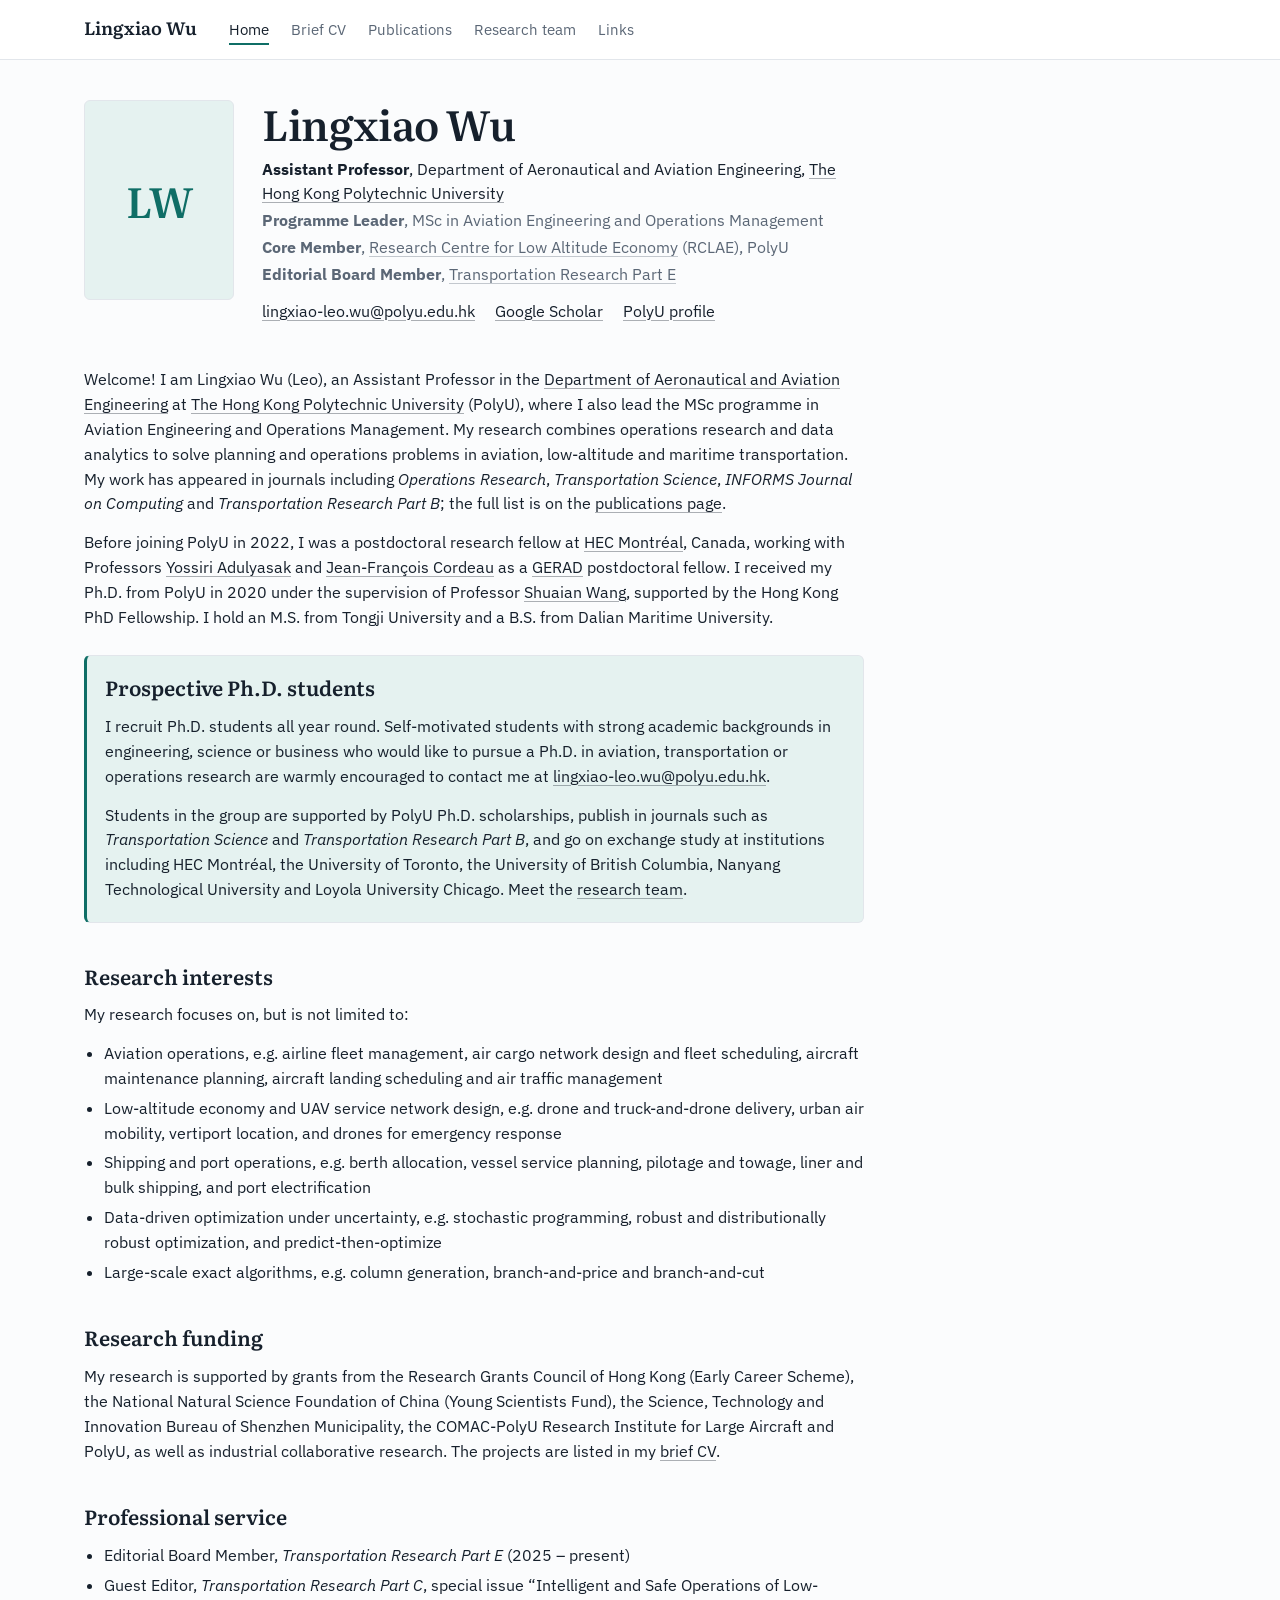
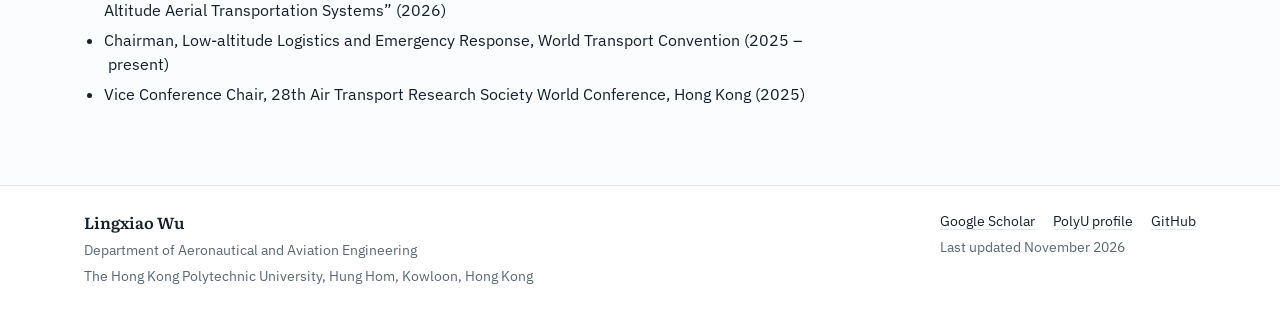
<file: index.html>
<!doctype html>
<html lang="en">
<head>
<meta charset="utf-8">
<meta name="viewport" content="width=device-width, initial-scale=1">
<title>Lingxiao Wu</title>
<meta name="description" content="Lingxiao Wu (Leo), Assistant Professor in the Department of Aeronautical and Aviation Engineering at The Hong Kong Polytechnic University. Operations research and data analytics for aviation, low-altitude and maritime transportation.">
<link rel="preconnect" href="https://fonts.googleapis.com">
<link rel="preconnect" href="https://fonts.gstatic.com" crossorigin>
<link href="https://fonts.googleapis.com/css2?family=IBM+Plex+Sans:wght@400;500;600&family=Literata:opsz,wght@7..72,400;7..72,600&display=swap" rel="stylesheet" media="print" onload="this.media='all'">
<link rel="stylesheet" href="site.css">
</head>
<body>
<header class="topbar"><div class="topbar-inner"><a class="brand" href="index.html">Lingxiao Wu</a><nav class="nav" aria-label="Site"><a href="index.html" aria-current="page">Home</a><a href="cv.html">Brief CV</a><a href="publications.html">Publications</a><a href="team.html">Research team</a><a href="links.html">Links</a></nav></div></header>
<main class="wrap"><div class="page">

<div class="profile">
  <div class="portrait">
    <!-- To use your own photo, save it next to this file as photo.jpg and change src to "photo.jpg". -->
    <img src="https://www.polyu.edu.hk/aae/-/media/department/aae/people/dr-wu-lingxiao.jpg?bc=ffffff&amp;h=860&amp;w=560&amp;rev=11ef1c5936a846f189077a7ec5056f21&amp;hash=7C1957C38382F2E9B01479282F337254" alt="Portrait of Lingxiao Wu" width="150" height="200"
         onerror="this.parentNode.classList.add('no-photo'); this.remove();">
    <span class="mono" aria-hidden="true">LW</span>
  </div>
  <div>
    <h1>Lingxiao Wu</h1>
    <ul class="roles">
      <li><strong>Assistant Professor</strong>, Department of Aeronautical and Aviation Engineering, <a href="https://www.polyu.edu.hk/aae/people/academic-staff/dr-wu-lingxiao/">The Hong Kong Polytechnic University</a></li>
      <li><strong>Programme Leader</strong>, MSc in Aviation Engineering and Operations Management</li>
      <li><strong>Core Member</strong>, <a href="https://www.polyu.edu.hk/rclae/people/director-and-core-members/prof-lingxiao-wu/">Research Centre for Low Altitude Economy</a> (RCLAE), PolyU</li>
      <li><strong>Editorial Board Member</strong>, <a href="https://www.sciencedirect.com/journal/transportation-research-part-e-logistics-and-transportation-review/about/editorial-board">Transportation Research Part E</a></li>
    </ul>
    <p class="contact">
      <a class="js-email" data-u="lingxiao-leo.wu" data-d="polyu.edu.hk" href="index.html">lingxiao-leo.wu [at] polyu.edu.hk</a>
      <a href="https://scholar.google.com/citations?user=T58g-2MAAAAJ&amp;hl=en">Google Scholar</a>
      <a href="https://www.polyu.edu.hk/aae/people/academic-staff/dr-wu-lingxiao/">PolyU profile</a>
    </p>
  </div>
</div>

<p>Welcome! I am Lingxiao Wu (Leo), an Assistant Professor in the <a href="https://www.polyu.edu.hk/aae/">Department of Aeronautical and Aviation Engineering</a> at <a href="https://www.polyu.edu.hk/">The Hong Kong Polytechnic University</a> (PolyU), where I also lead the MSc programme in Aviation Engineering and Operations Management. My research combines operations research and data analytics to solve planning and operations problems in aviation, low-altitude and maritime transportation. My work has appeared in journals including <em>Operations Research</em>, <em>Transportation Science</em>, <em>INFORMS Journal on Computing</em> and <em>Transportation Research Part B</em>; the full list is on the <a href="publications.html">publications page</a>.</p>

<p>Before joining PolyU in 2022, I was a postdoctoral research fellow at <a href="https://www.hec.ca/en/">HEC Montréal</a>, Canada, working with Professors <a href="https://y-adulyasak.github.io/">Yossiri Adulyasak</a> and <a href="https://www.hec.ca/en/profs/jean-francois.cordeau.html">Jean-François Cordeau</a> as a <a href="https://www.gerad.ca/en/">GERAD</a> postdoctoral fellow. I received my Ph.D. from PolyU in 2020 under the supervision of Professor <a href="https://www.polyu.edu.hk/lms/people/academic-staff/hans-wang/">Shuaian Wang</a>, supported by the Hong Kong PhD Fellowship. I hold an M.S. from Tongji University and a B.S. from Dalian Maritime University.</p>

<div class="callout">
<h2>Prospective Ph.D. students</h2>
<p>I recruit Ph.D. students all year round. Self-motivated students with strong academic backgrounds in engineering, science or business who would like to pursue a Ph.D. in aviation, transportation or operations research are warmly encouraged to contact me at <a class="js-email" data-u="lingxiao-leo.wu" data-d="polyu.edu.hk" href="index.html">lingxiao-leo.wu [at] polyu.edu.hk</a>.</p>
<p>Students in the group are supported by PolyU Ph.D. scholarships, publish in journals such as <em>Transportation Science</em> and <em>Transportation Research Part B</em>, and go on exchange study at institutions including HEC Montréal, the University of Toronto, the University of British Columbia, Nanyang Technological University and Loyola University Chicago. Meet the <a href="team.html">research team</a>.</p>
</div>

<h2>Research interests</h2>
<p>My research focuses on, but is not limited to:</p>
<ul>
  <li>Aviation operations, e.g. airline fleet management, air cargo network design and fleet scheduling, aircraft maintenance planning, aircraft landing scheduling and air traffic management</li>
  <li>Low-altitude economy and UAV service network design, e.g. drone and truck-and-drone delivery, urban air mobility, vertiport location, and drones for emergency response</li>
  <li>Shipping and port operations, e.g. berth allocation, vessel service planning, pilotage and towage, liner and bulk shipping, and port electrification</li>
  <li>Data-driven optimization under uncertainty, e.g. stochastic programming, robust and distributionally robust optimization, and predict-then-optimize</li>
  <li>Large-scale exact algorithms, e.g. column generation, branch-and-price and branch-and-cut</li>
</ul>

<h2>Research funding</h2>
<p>My research is supported by grants from the Research Grants Council of Hong Kong (Early Career Scheme), the National Natural Science Foundation of China (Young Scientists Fund), the Science, Technology and Innovation Bureau of Shenzhen Municipality, the COMAC-PolyU Research Institute for Large Aircraft and PolyU, as well as industrial collaborative research. The projects are listed in my <a href="cv.html">brief CV</a>.</p>

<h2>Professional service</h2>
<ul>
  <li>Editorial Board Member, <em>Transportation Research Part E</em> (2025&nbsp;–&nbsp;present)</li>
  <li>Guest Editor, <em>Transportation Research Part C</em>, special issue “Intelligent and Safe Operations of Low-Altitude Aerial Transportation Systems” (2026)</li>
  <li>Chairman, Low-altitude Logistics and Emergency Response, World Transport Convention (2025&nbsp;–&nbsp;present)</li>
  <li>Vice Conference Chair, 28th Air Transport Research Society World Conference, Hong Kong (2025)</li>
</ul>

</div></main>

<footer class="site-foot"><div class="site-foot-inner">
  <div>
    <p class="foot-name">Lingxiao Wu</p>
    <p>Department of Aeronautical and Aviation Engineering</p>
    <p>The Hong Kong Polytechnic University, Hung Hom, Kowloon, Hong Kong</p>
  </div>
  <div>
    <p class="foot-links"><a href="https://scholar.google.com/citations?user=T58g-2MAAAAJ&amp;hl=en">Google Scholar</a><a href="https://www.polyu.edu.hk/aae/people/academic-staff/dr-wu-lingxiao/">PolyU profile</a><a href="https://github.com/LingxiaoWu2021">GitHub</a></p>
    <p>Last updated November 2026<span id="visitor-count" hidden> · Visitors: <span id="gc-visits"></span></span></p>
  </div>
</div></footer>

<script src="site.js"></script>
<script>
/* Visitor count (GoatCounter). Stays hidden if the count cannot be loaded. */
fetch("https://leong.goatcounter.com/TOTAL.json")
  .then(function (res) { return res.json(); })
  .then(function (data) {
    if (!data || data.count == null) return;
    document.getElementById("gc-visits").textContent = data.count;
    document.getElementById("visitor-count").hidden = false;
  })
  .catch(function () {});
</script>
</body>
</html>
</file>
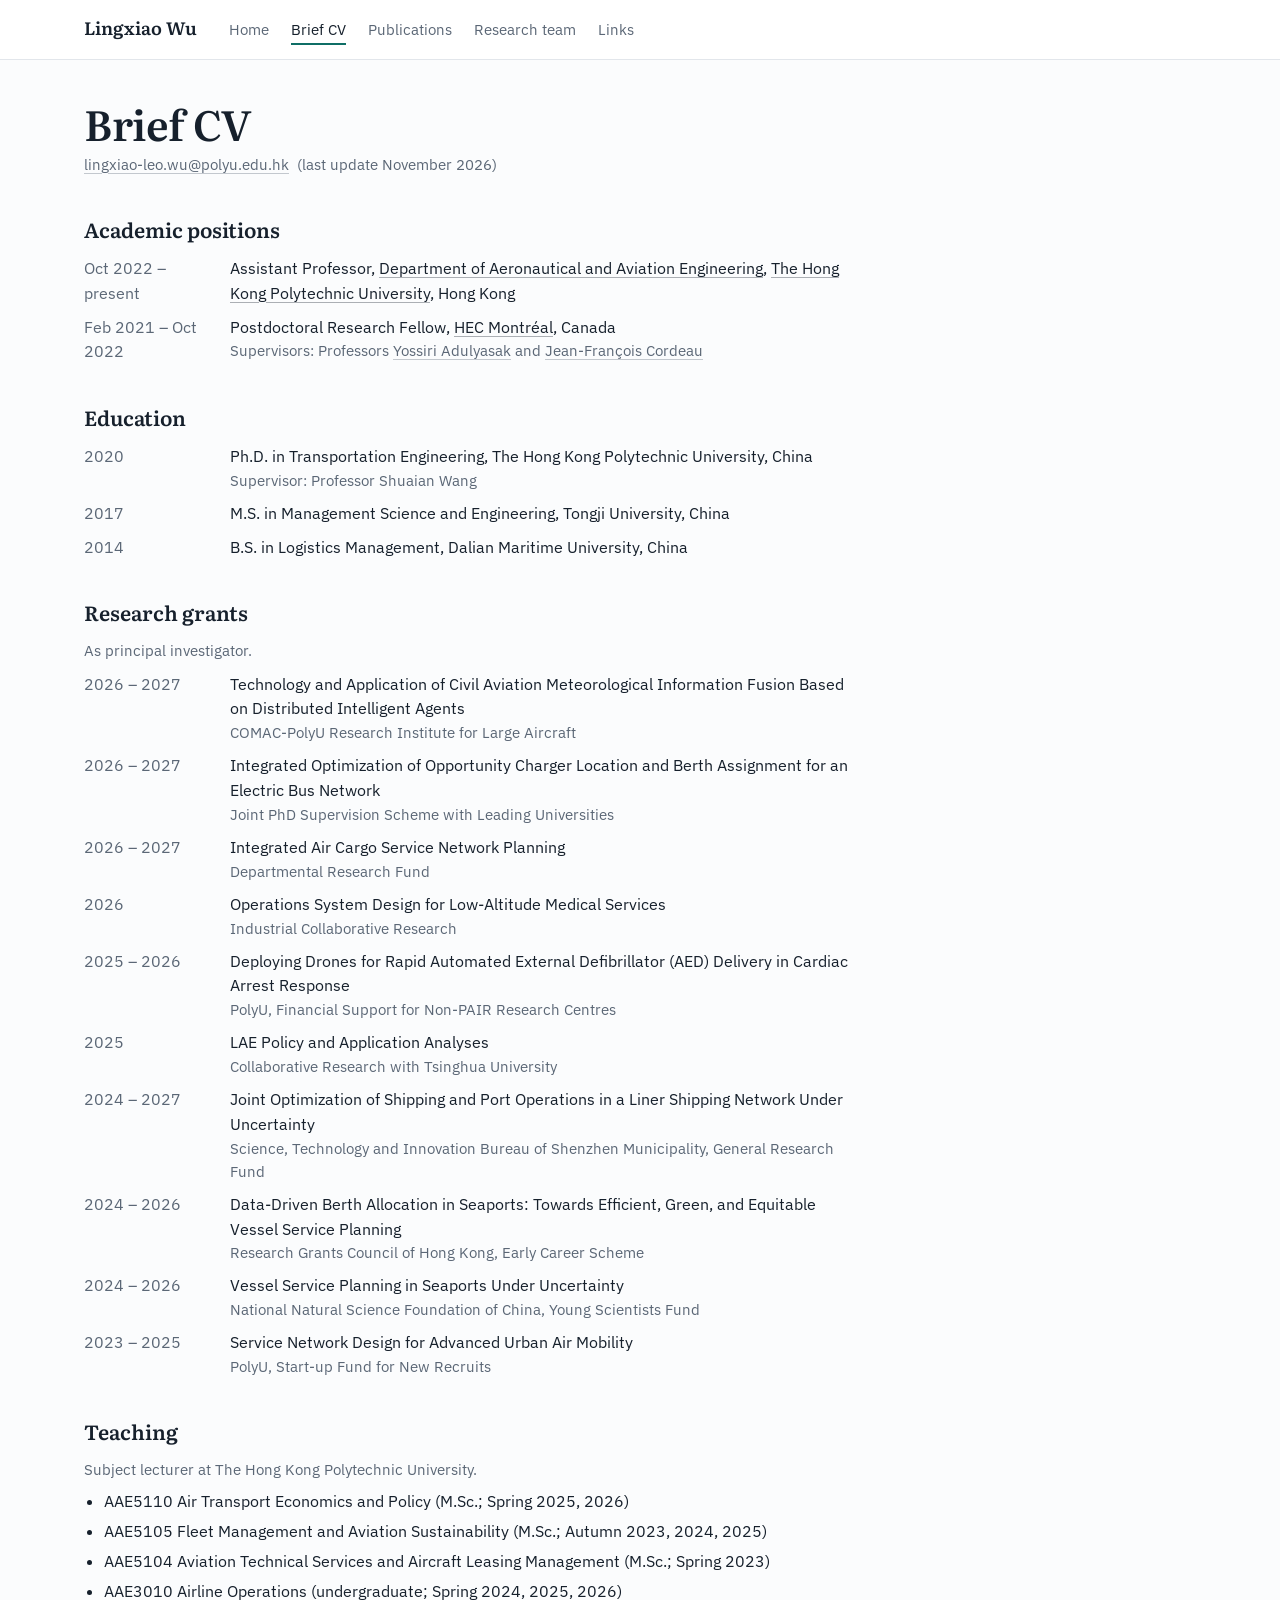
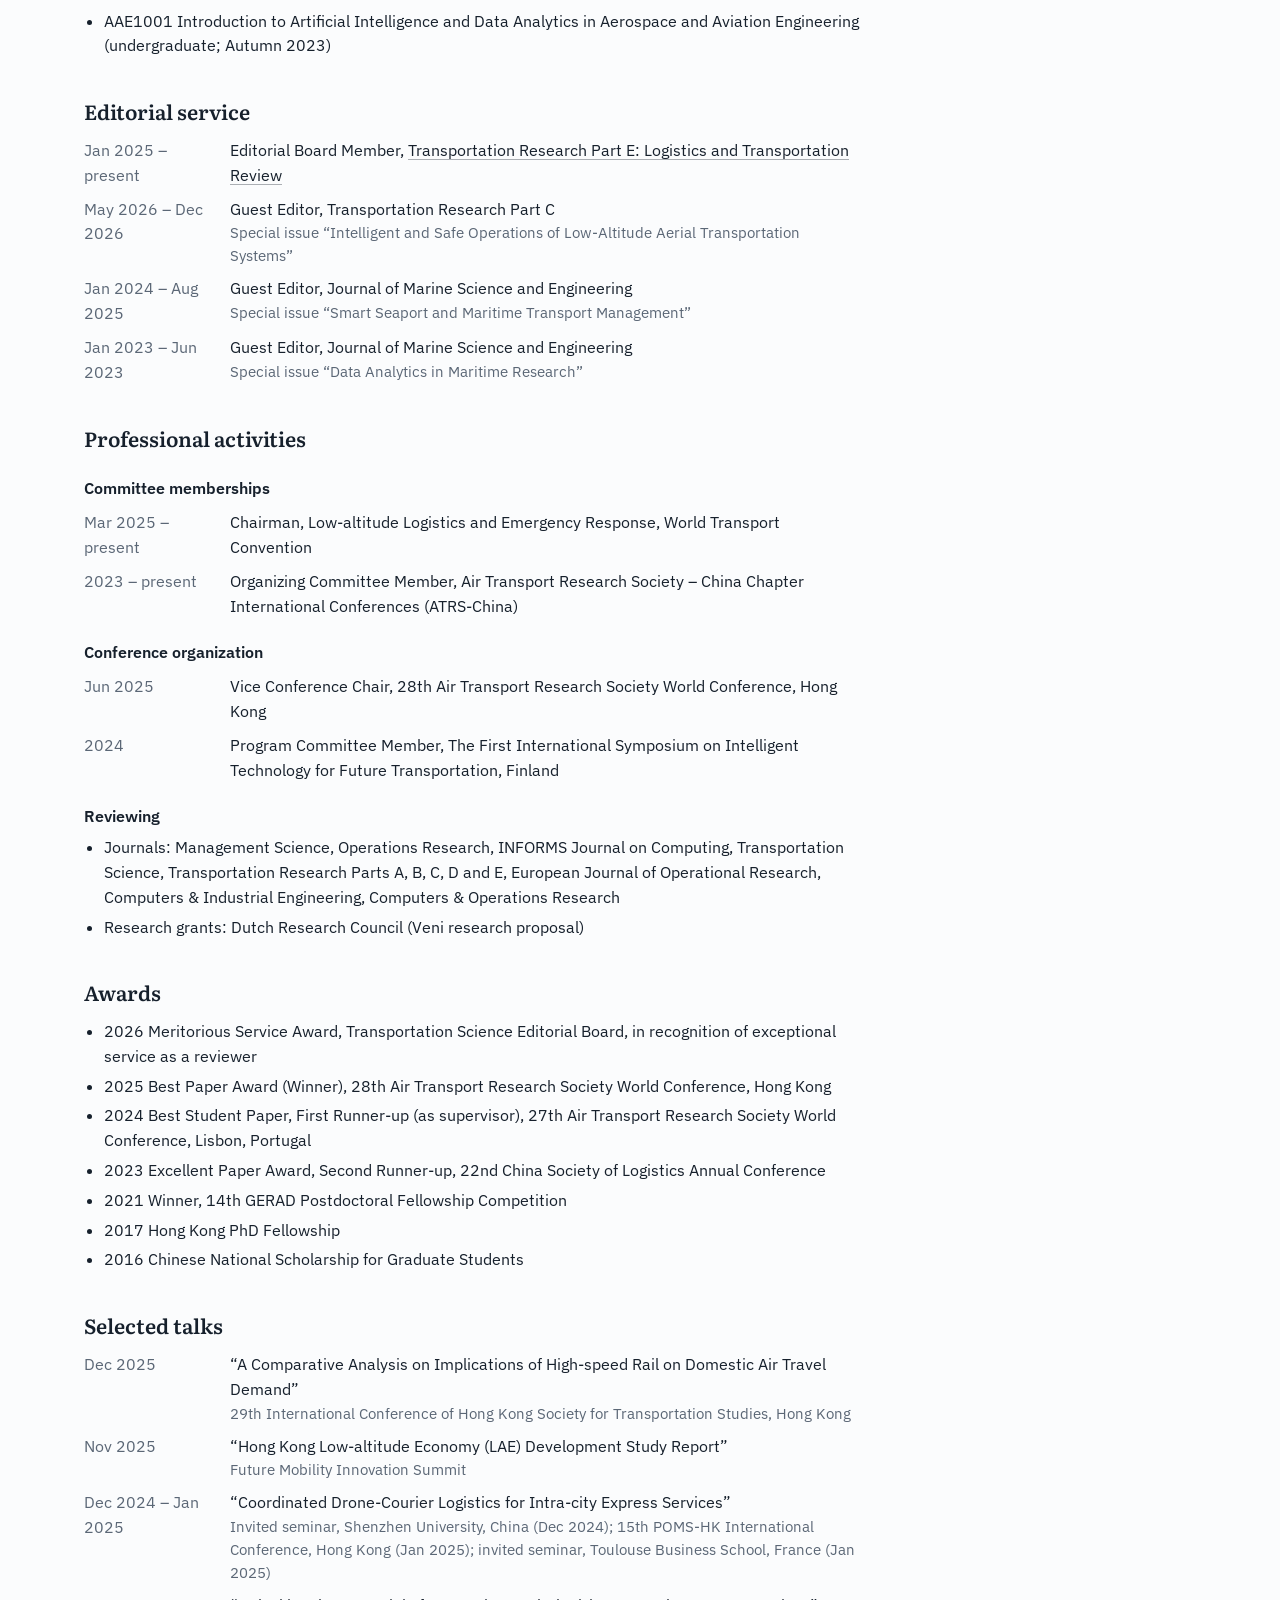
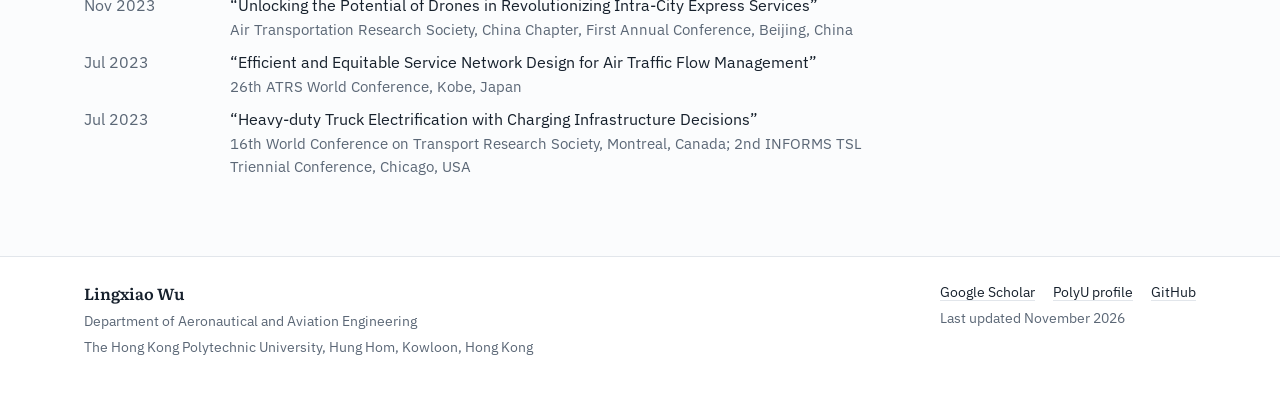
<file: cv.html>
<!doctype html>
<html lang="en">
<head>
<meta charset="utf-8">
<meta name="viewport" content="width=device-width, initial-scale=1">
<title>Brief CV | Lingxiao Wu</title>
<meta name="description" content="Brief CV of Lingxiao Wu, Assistant Professor in the Department of Aeronautical and Aviation Engineering at The Hong Kong Polytechnic University.">
<link rel="preconnect" href="https://fonts.googleapis.com">
<link rel="preconnect" href="https://fonts.gstatic.com" crossorigin>
<link href="https://fonts.googleapis.com/css2?family=IBM+Plex+Sans:wght@400;500;600&family=Literata:opsz,wght@7..72,400;7..72,600&display=swap" rel="stylesheet" media="print" onload="this.media='all'">
<link rel="stylesheet" href="site.css">
</head>
<body>
<header class="topbar"><div class="topbar-inner"><a class="brand" href="index.html">Lingxiao Wu</a><nav class="nav" aria-label="Site"><a href="index.html">Home</a><a href="cv.html" aria-current="page">Brief CV</a><a href="publications.html">Publications</a><a href="team.html">Research team</a><a href="links.html">Links</a></nav></div></header>
<main class="wrap"><div class="page">

<h1>Brief CV</h1>
<p class="meta"><a class="js-email" data-u="lingxiao-leo.wu" data-d="polyu.edu.hk" href="index.html">lingxiao-leo.wu [at] polyu.edu.hk</a> &nbsp;(last update November 2026)</p>

<h2>Academic positions</h2>
<ul class="dated">
  <li><span class="when">Oct 2022 – present</span><span>Assistant Professor, <a href="https://www.polyu.edu.hk/aae/">Department of Aeronautical and Aviation Engineering</a>, <a href="https://www.polyu.edu.hk/">The Hong Kong Polytechnic University</a>, Hong Kong</span></li>
  <li><span class="when">Feb 2021 – Oct 2022</span><span>Postdoctoral Research Fellow, <a href="https://www.hec.ca/en/">HEC Montréal</a>, Canada<br><span class="sub">Supervisors: Professors <a href="https://y-adulyasak.github.io/">Yossiri Adulyasak</a> and <a href="https://www.hec.ca/en/profs/jean-francois.cordeau.html">Jean-François Cordeau</a></span></span></li>
</ul>

<h2>Education</h2>
<ul class="dated">
  <li><span class="when">2020</span><span>Ph.D. in Transportation Engineering, The Hong Kong Polytechnic University, China<br><span class="sub">Supervisor: Professor Shuaian Wang</span></span></li>
  <li><span class="when">2017</span><span>M.S. in Management Science and Engineering, Tongji University, China</span></li>
  <li><span class="when">2014</span><span>B.S. in Logistics Management, Dalian Maritime University, China</span></li>
</ul>

<h2>Research grants</h2>
<p class="meta" style="margin:0 0 8px">As principal investigator.</p>
<ul class="dated">
  <li><span class="when">2026 – 2027</span><span>Technology and Application of Civil Aviation Meteorological Information Fusion Based on Distributed Intelligent Agents<br><span class="sub">COMAC-PolyU Research Institute for Large Aircraft</span></span></li>
  <li><span class="when">2026 – 2027</span><span>Integrated Optimization of Opportunity Charger Location and Berth Assignment for an Electric Bus Network<br><span class="sub">Joint PhD Supervision Scheme with Leading Universities</span></span></li>
  <li><span class="when">2026 – 2027</span><span>Integrated Air Cargo Service Network Planning<br><span class="sub">Departmental Research Fund</span></span></li>
  <li><span class="when">2026</span><span>Operations System Design for Low-Altitude Medical Services<br><span class="sub">Industrial Collaborative Research</span></span></li>
  <li><span class="when">2025 – 2026</span><span>Deploying Drones for Rapid Automated External Defibrillator (AED) Delivery in Cardiac Arrest Response<br><span class="sub">PolyU, Financial Support for Non-PAIR Research Centres</span></span></li>
  <li><span class="when">2025</span><span>LAE Policy and Application Analyses<br><span class="sub">Collaborative Research with Tsinghua University</span></span></li>
  <li><span class="when">2024 – 2027</span><span>Joint Optimization of Shipping and Port Operations in a Liner Shipping Network Under Uncertainty<br><span class="sub">Science, Technology and Innovation Bureau of Shenzhen Municipality, General Research Fund</span></span></li>
  <li><span class="when">2024 – 2026</span><span>Data-Driven Berth Allocation in Seaports: Towards Efficient, Green, and Equitable Vessel Service Planning<br><span class="sub">Research Grants Council of Hong Kong, Early Career Scheme</span></span></li>
  <li><span class="when">2024 – 2026</span><span>Vessel Service Planning in Seaports Under Uncertainty<br><span class="sub">National Natural Science Foundation of China, Young Scientists Fund</span></span></li>
  <li><span class="when">2023 – 2025</span><span>Service Network Design for Advanced Urban Air Mobility<br><span class="sub">PolyU, Start-up Fund for New Recruits</span></span></li>
</ul>

<h2>Teaching</h2>
<p class="meta" style="margin:0 0 8px">Subject lecturer at The Hong Kong Polytechnic University.</p>
<ul>
  <li>AAE5110 Air Transport Economics and Policy (M.Sc.; Spring 2025, 2026)</li>
  <li>AAE5105 Fleet Management and Aviation Sustainability (M.Sc.; Autumn 2023, 2024, 2025)</li>
  <li>AAE5104 Aviation Technical Services and Aircraft Leasing Management (M.Sc.; Spring 2023)</li>
  <li>AAE3010 Airline Operations (undergraduate; Spring 2024, 2025, 2026)</li>
  <li>AAE1001 Introduction to Artificial Intelligence and Data Analytics in Aerospace and Aviation Engineering (undergraduate; Autumn 2023)</li>
</ul>

<h2>Editorial service</h2>
<ul class="dated">
  <li><span class="when">Jan 2025 – present</span><span>Editorial Board Member, <a href="https://www.sciencedirect.com/journal/transportation-research-part-e-logistics-and-transportation-review/about/editorial-board">Transportation Research Part E: Logistics and Transportation Review</a></span></li>
  <li><span class="when">May 2026 – Dec 2026</span><span>Guest Editor, Transportation Research Part C<br><span class="sub">Special issue “Intelligent and Safe Operations of Low-Altitude Aerial Transportation Systems”</span></span></li>
  <li><span class="when">Jan 2024 – Aug 2025</span><span>Guest Editor, Journal of Marine Science and Engineering<br><span class="sub">Special issue “Smart Seaport and Maritime Transport Management”</span></span></li>
  <li><span class="when">Jan 2023 – Jun 2023</span><span>Guest Editor, Journal of Marine Science and Engineering<br><span class="sub">Special issue “Data Analytics in Maritime Research”</span></span></li>
</ul>

<h2>Professional activities</h2>
<h3>Committee memberships</h3>
<ul class="dated">
  <li><span class="when">Mar 2025 – present</span><span>Chairman, Low-altitude Logistics and Emergency Response, World Transport Convention</span></li>
  <li><span class="when">2023 – present</span><span>Organizing Committee Member, Air Transport Research Society – China Chapter International Conferences (ATRS-China)</span></li>
</ul>
<h3>Conference organization</h3>
<ul class="dated">
  <li><span class="when">Jun 2025</span><span>Vice Conference Chair, 28th Air Transport Research Society World Conference, Hong Kong</span></li>
  <li><span class="when">2024</span><span>Program Committee Member, The First International Symposium on Intelligent Technology for Future Transportation, Finland</span></li>
</ul>
<h3>Reviewing</h3>
<ul>
  <li>Journals: Management Science, Operations Research, INFORMS Journal on Computing, Transportation Science, Transportation Research Parts A, B, C, D and E, European Journal of Operational Research, Computers &amp; Industrial Engineering, Computers &amp; Operations Research</li>
  <li>Research grants: Dutch Research Council (Veni research proposal)</li>
</ul>

<h2>Awards</h2>
<ul>
  <li>2026 Meritorious Service Award, Transportation Science Editorial Board, in recognition of exceptional service as a reviewer</li>
  <li>2025 Best Paper Award (Winner), 28th Air Transport Research Society World Conference, Hong Kong</li>
  <li>2024 Best Student Paper, First Runner-up (as supervisor), 27th Air Transport Research Society World Conference, Lisbon, Portugal</li>
  <li>2023 Excellent Paper Award, Second Runner-up, 22nd China Society of Logistics Annual Conference</li>
  <li>2021 Winner, 14th GERAD Postdoctoral Fellowship Competition</li>
  <li>2017 Hong Kong PhD Fellowship</li>
  <li>2016 Chinese National Scholarship for Graduate Students</li>
</ul>

<h2>Selected talks</h2>
<ul class="dated">
  <li><span class="when">Dec 2025</span><span>“A Comparative Analysis on Implications of High-speed Rail on Domestic Air Travel Demand”<br><span class="sub">29th International Conference of Hong Kong Society for Transportation Studies, Hong Kong</span></span></li>
  <li><span class="when">Nov 2025</span><span>“Hong Kong Low-altitude Economy (LAE) Development Study Report”<br><span class="sub">Future Mobility Innovation Summit</span></span></li>
  <li><span class="when">Dec 2024 – Jan 2025</span><span>“Coordinated Drone-Courier Logistics for Intra-city Express Services”<br><span class="sub">Invited seminar, Shenzhen University, China (Dec 2024); 15th POMS-HK International Conference, Hong Kong (Jan 2025); invited seminar, Toulouse Business School, France (Jan 2025)</span></span></li>
  <li><span class="when">Nov 2023</span><span>“Unlocking the Potential of Drones in Revolutionizing Intra-City Express Services”<br><span class="sub">Air Transportation Research Society, China Chapter, First Annual Conference, Beijing, China</span></span></li>
  <li><span class="when">Jul 2023</span><span>“Efficient and Equitable Service Network Design for Air Traffic Flow Management”<br><span class="sub">26th ATRS World Conference, Kobe, Japan</span></span></li>
  <li><span class="when">Jul 2023</span><span>“Heavy-duty Truck Electrification with Charging Infrastructure Decisions”<br><span class="sub">16th World Conference on Transport Research Society, Montreal, Canada; 2nd INFORMS TSL Triennial Conference, Chicago, USA</span></span></li>
</ul>

</div></main>

<footer class="site-foot"><div class="site-foot-inner">
  <div>
    <p class="foot-name">Lingxiao Wu</p>
    <p>Department of Aeronautical and Aviation Engineering</p>
    <p>The Hong Kong Polytechnic University, Hung Hom, Kowloon, Hong Kong</p>
  </div>
  <div>
    <p class="foot-links"><a href="https://scholar.google.com/citations?user=T58g-2MAAAAJ&amp;hl=en">Google Scholar</a><a href="https://www.polyu.edu.hk/aae/people/academic-staff/dr-wu-lingxiao/">PolyU profile</a><a href="https://github.com/LingxiaoWu2021">GitHub</a></p>
    <p>Last updated November 2026</p>
  </div>
</div></footer>

<script src="site.js"></script>
</body>
</html>
</file>
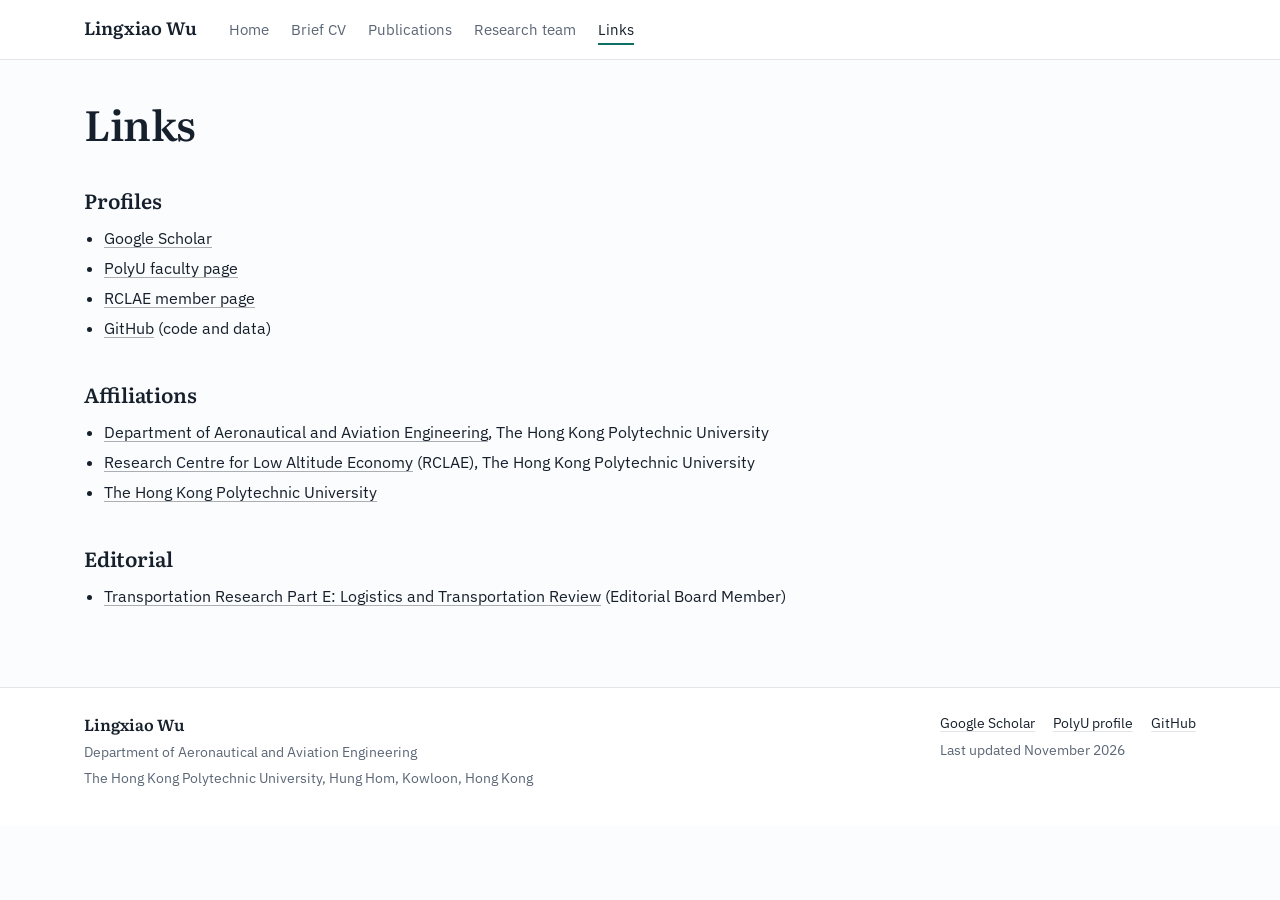
<file: links.html>
<!doctype html>
<html lang="en">
<head>
<meta charset="utf-8">
<meta name="viewport" content="width=device-width, initial-scale=1">
<title>Links | Lingxiao Wu</title>
<meta name="description" content="Profiles and affiliations of Lingxiao Wu.">
<link rel="preconnect" href="https://fonts.googleapis.com">
<link rel="preconnect" href="https://fonts.gstatic.com" crossorigin>
<link href="https://fonts.googleapis.com/css2?family=IBM+Plex+Sans:wght@400;500;600&family=Literata:opsz,wght@7..72,400;7..72,600&display=swap" rel="stylesheet" media="print" onload="this.media='all'">
<link rel="stylesheet" href="site.css">
</head>
<body>
<header class="topbar"><div class="topbar-inner"><a class="brand" href="index.html">Lingxiao Wu</a><nav class="nav" aria-label="Site"><a href="index.html">Home</a><a href="cv.html">Brief CV</a><a href="publications.html">Publications</a><a href="team.html">Research team</a><a href="links.html" aria-current="page">Links</a></nav></div></header>
<main class="wrap"><div class="page">

<h1>Links</h1>

<h2>Profiles</h2>
<ul>
  <li><a href="https://scholar.google.com/citations?user=T58g-2MAAAAJ&amp;hl=en">Google Scholar</a></li>
  <li><a href="https://www.polyu.edu.hk/aae/people/academic-staff/dr-wu-lingxiao/">PolyU faculty page</a></li>
  <li><a href="https://www.polyu.edu.hk/rclae/people/director-and-core-members/prof-lingxiao-wu/">RCLAE member page</a></li>
  <li><a href="https://github.com/LingxiaoWu2021">GitHub</a> (code and data)</li>
</ul>

<h2>Affiliations</h2>
<ul>
  <li><a href="https://www.polyu.edu.hk/aae/">Department of Aeronautical and Aviation Engineering</a>, The Hong Kong Polytechnic University</li>
  <li><a href="https://www.polyu.edu.hk/rclae/">Research Centre for Low Altitude Economy</a> (RCLAE), The Hong Kong Polytechnic University</li>
  <li><a href="https://www.polyu.edu.hk/">The Hong Kong Polytechnic University</a></li>
</ul>

<h2>Editorial</h2>
<ul>
  <li><a href="https://www.sciencedirect.com/journal/transportation-research-part-e-logistics-and-transportation-review/about/editorial-board">Transportation Research Part E: Logistics and Transportation Review</a> (Editorial Board Member)</li>
</ul>

</div></main>

<footer class="site-foot"><div class="site-foot-inner">
  <div>
    <p class="foot-name">Lingxiao Wu</p>
    <p>Department of Aeronautical and Aviation Engineering</p>
    <p>The Hong Kong Polytechnic University, Hung Hom, Kowloon, Hong Kong</p>
  </div>
  <div>
    <p class="foot-links"><a href="https://scholar.google.com/citations?user=T58g-2MAAAAJ&amp;hl=en">Google Scholar</a><a href="https://www.polyu.edu.hk/aae/people/academic-staff/dr-wu-lingxiao/">PolyU profile</a><a href="https://github.com/LingxiaoWu2021">GitHub</a></p>
    <p>Last updated November 2026</p>
  </div>
</div></footer>

<script src="site.js"></script>
</body>
</html>
</file>
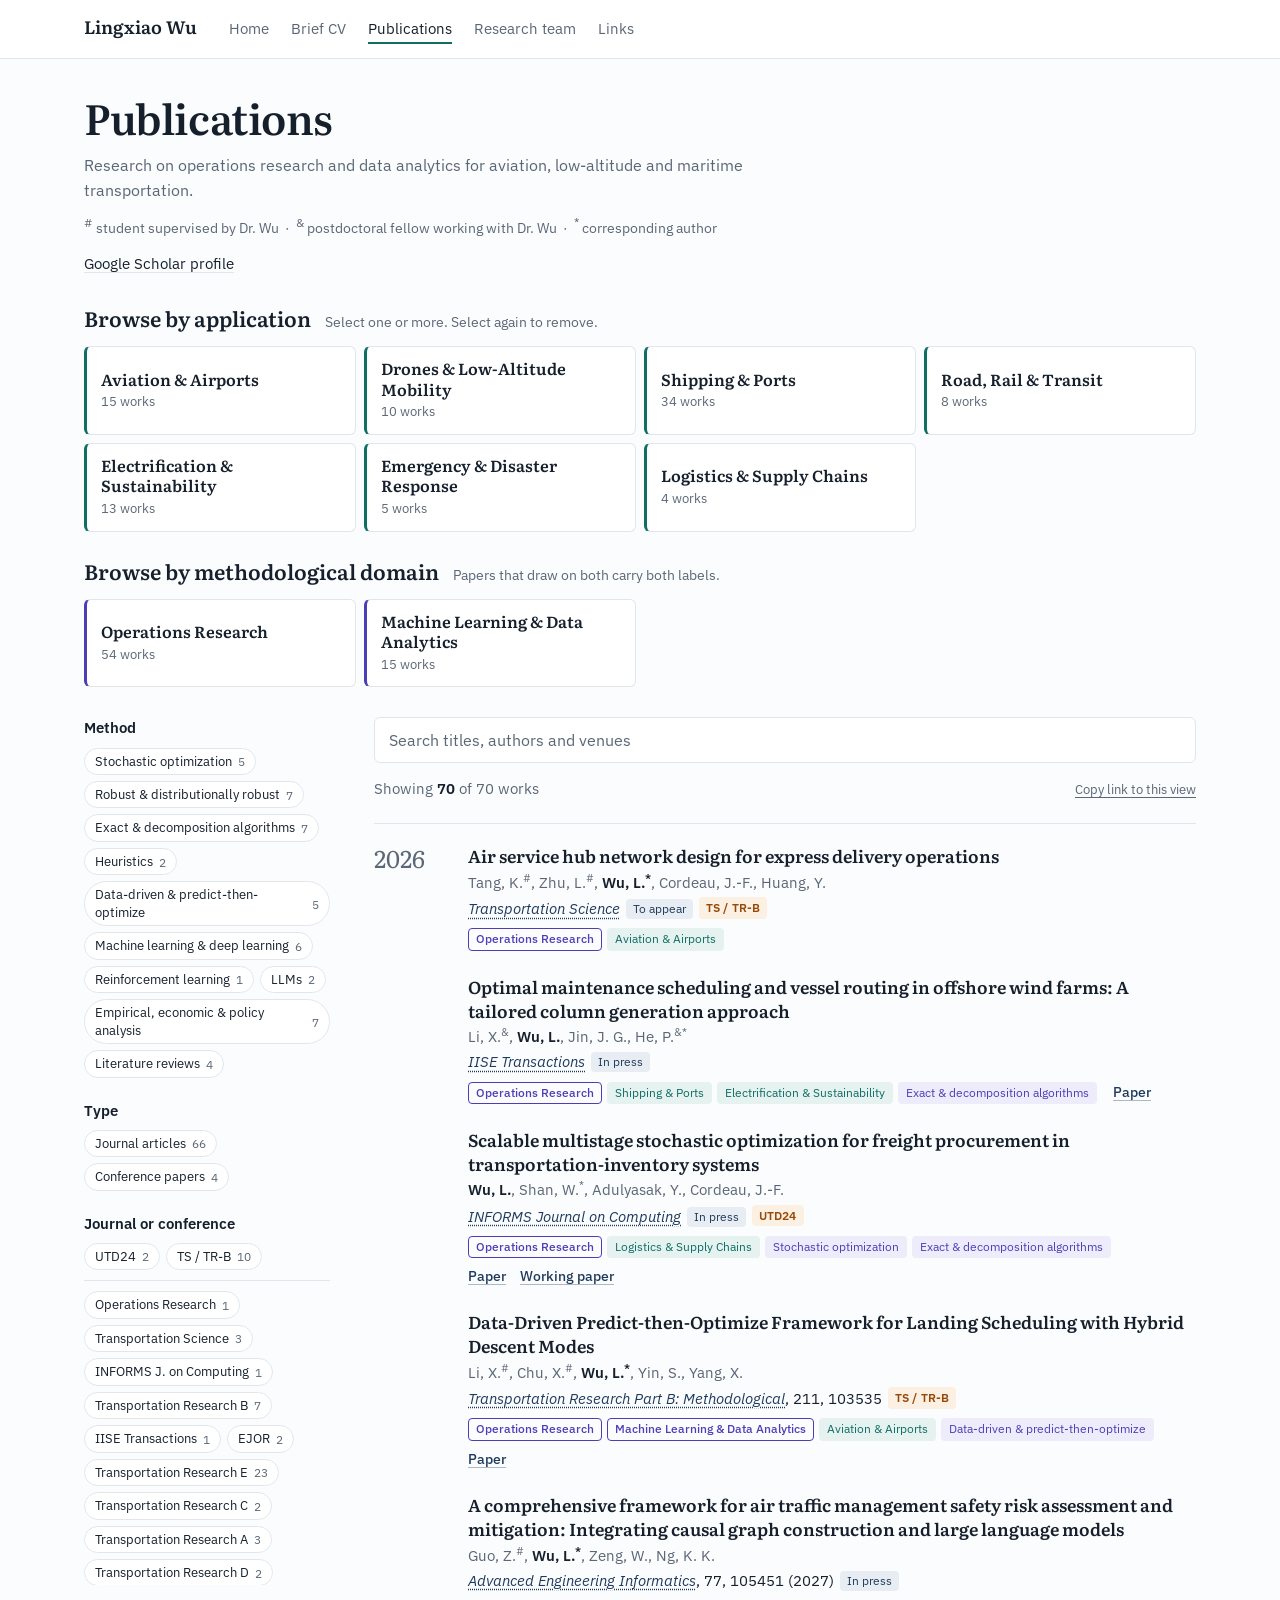
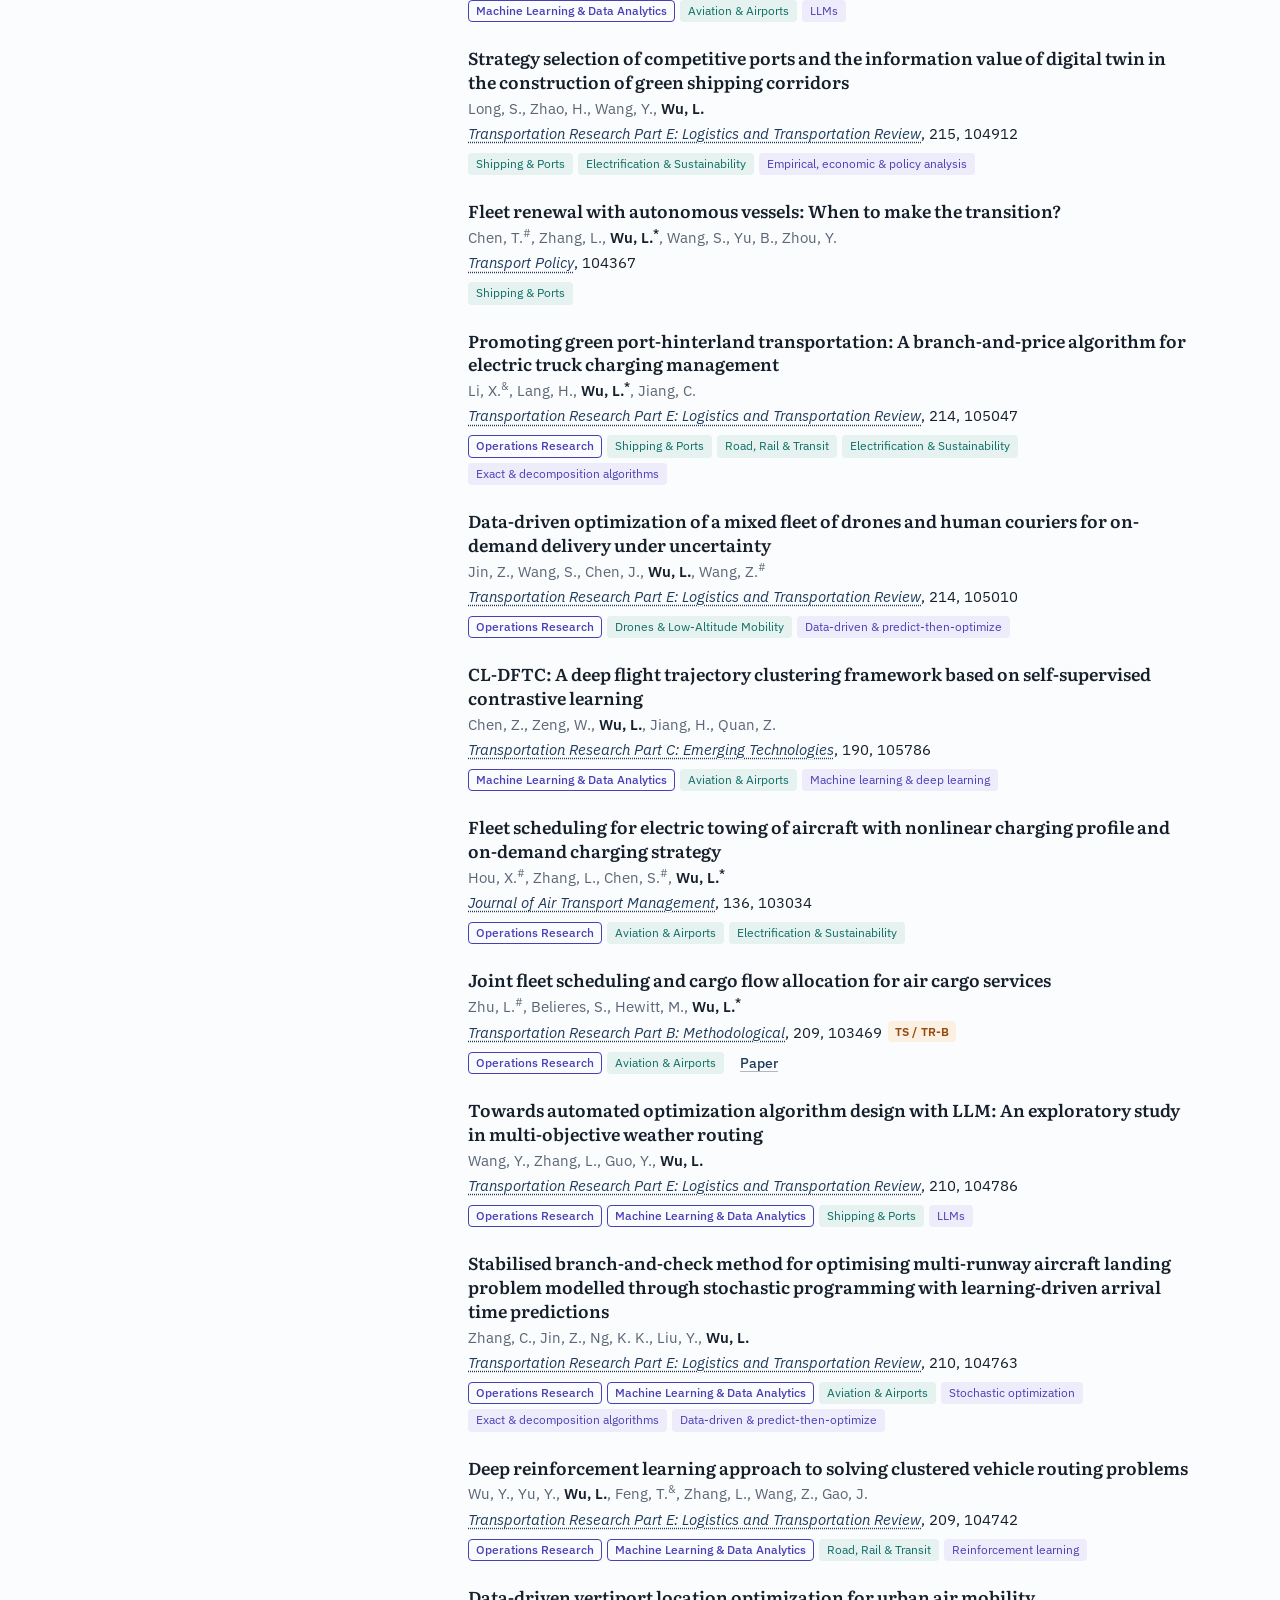
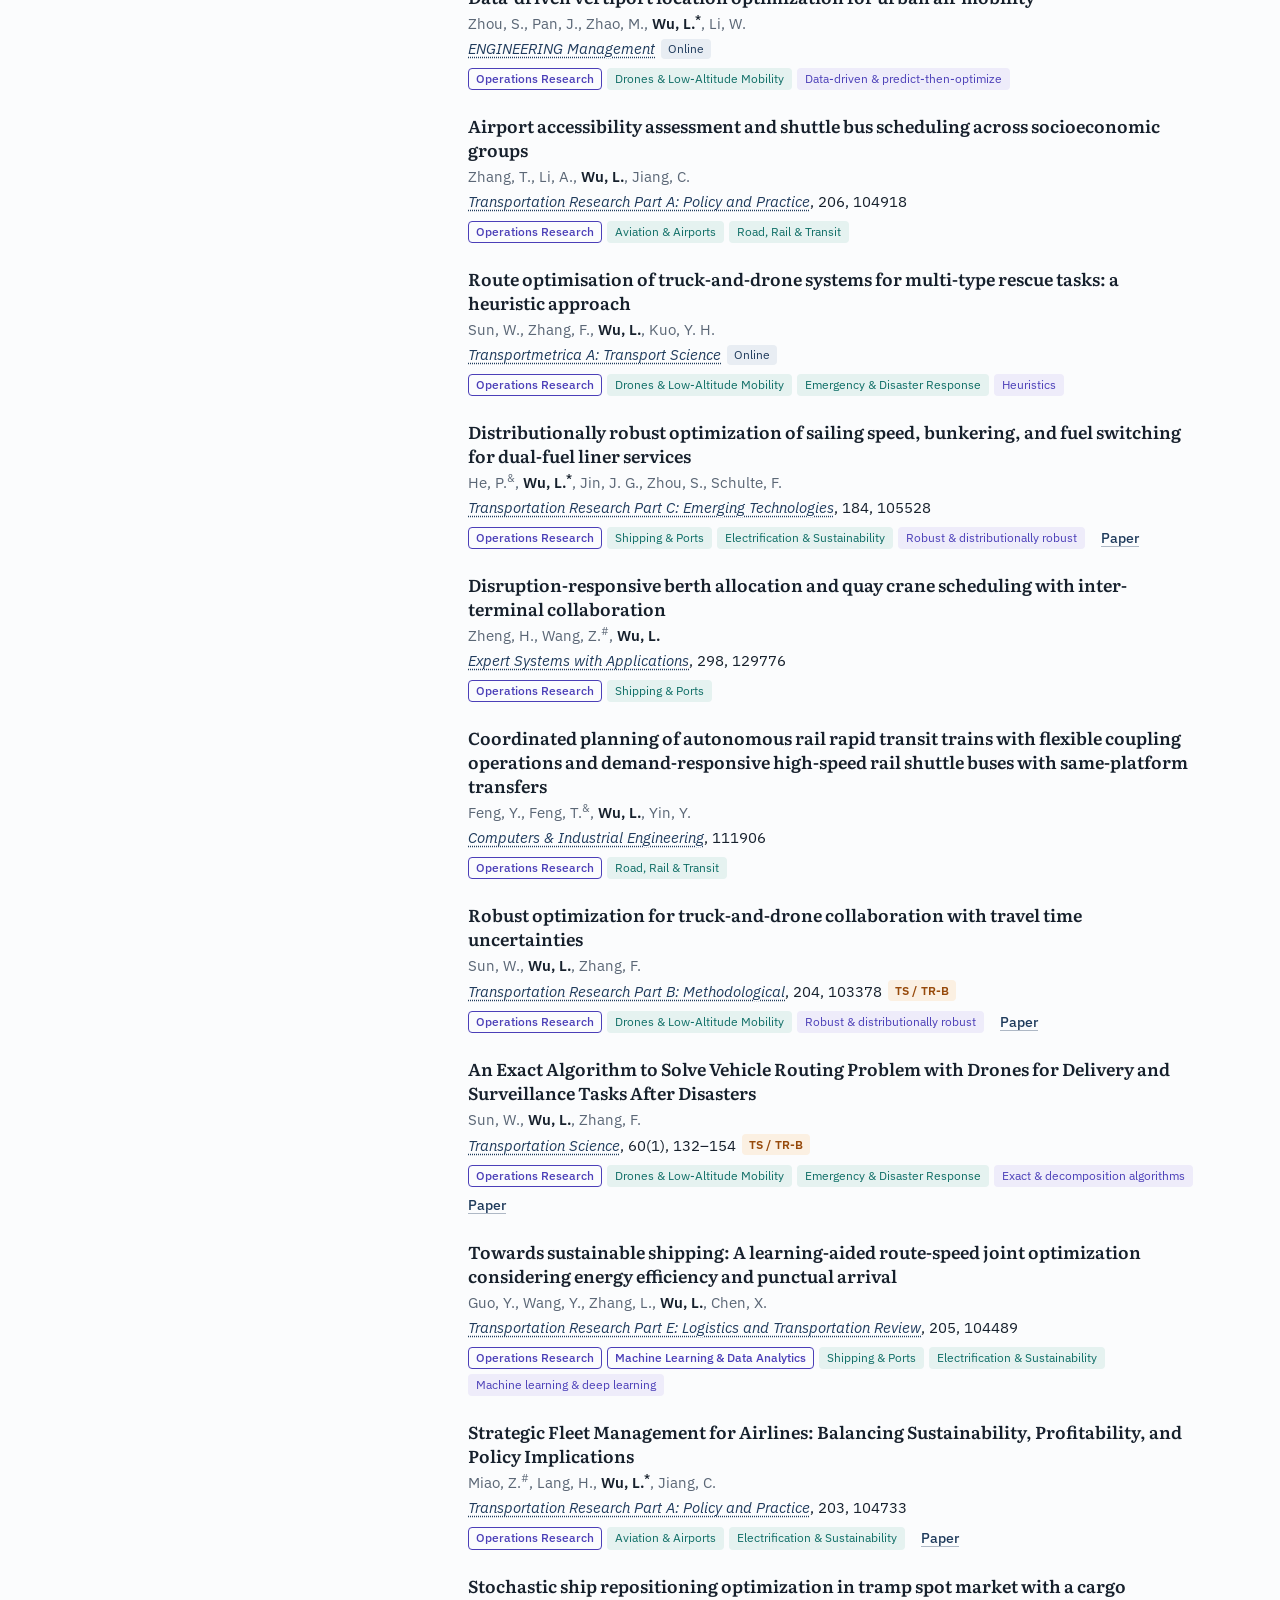
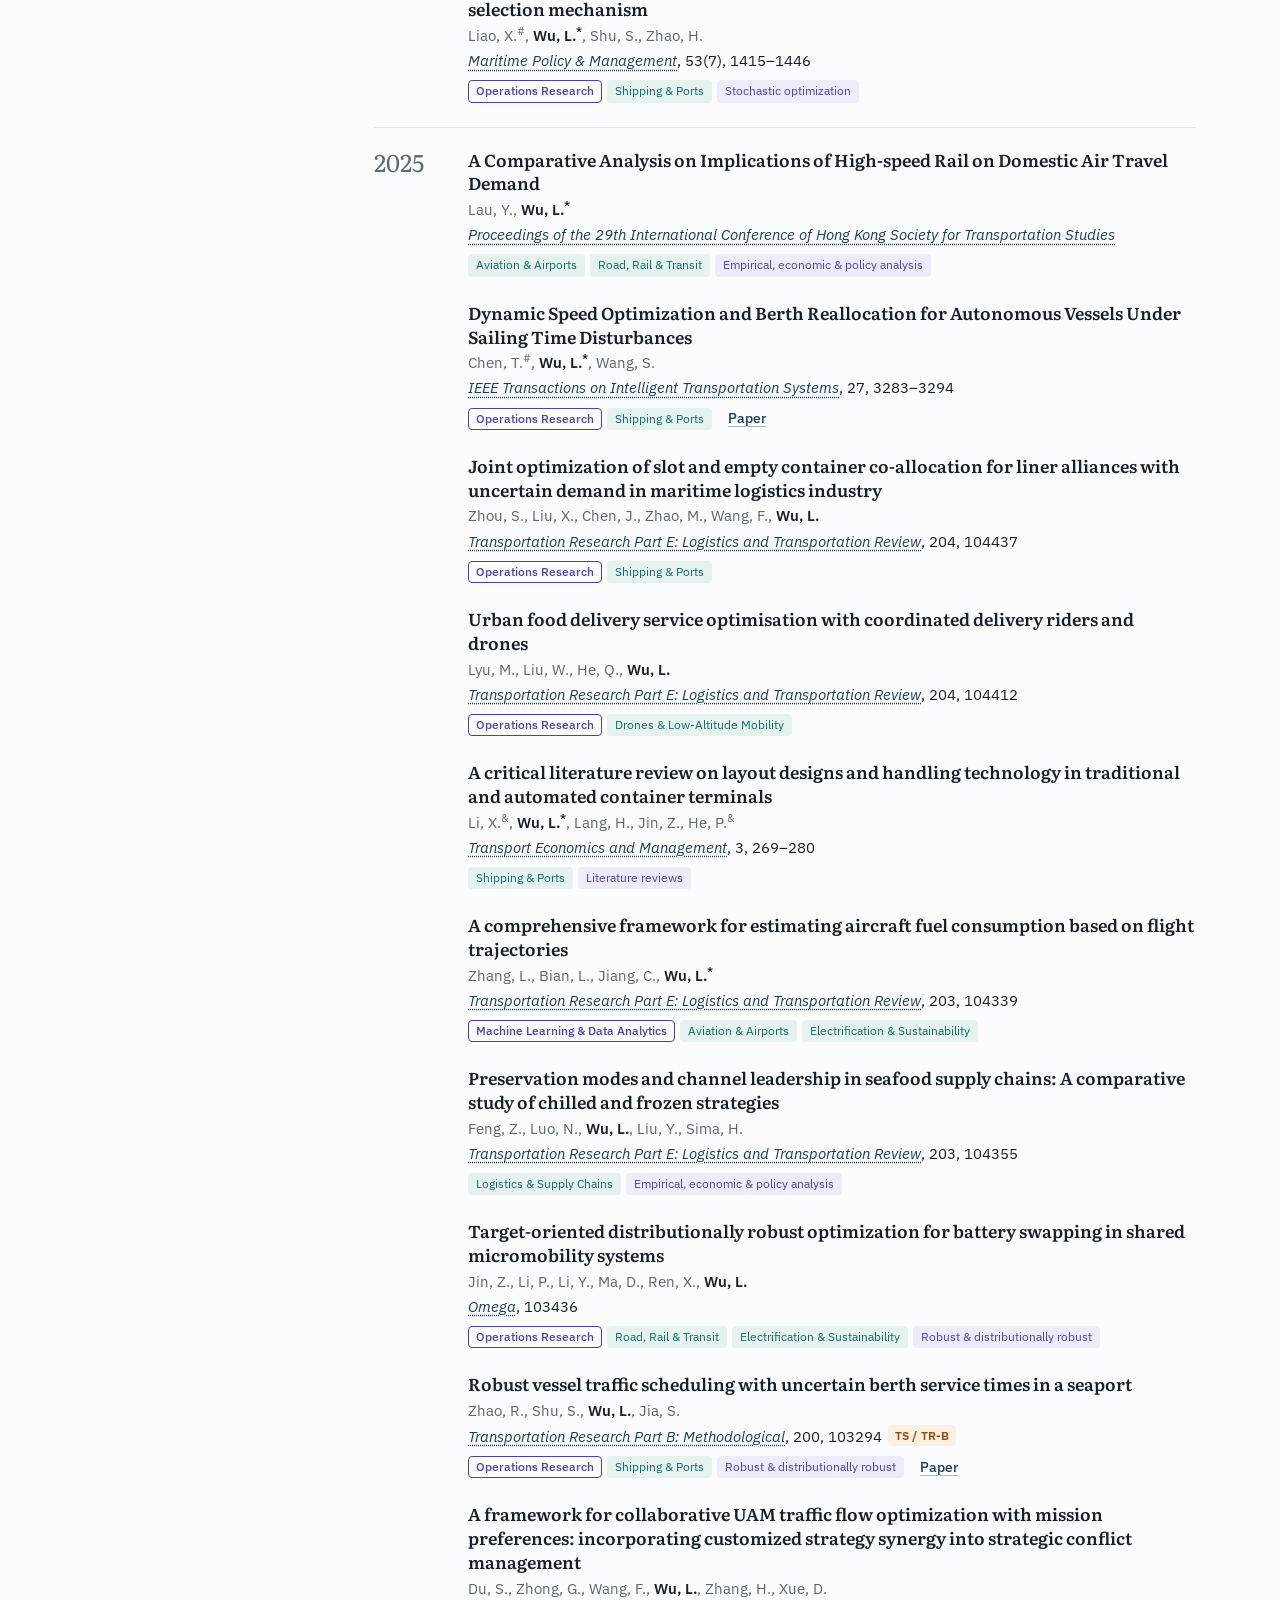
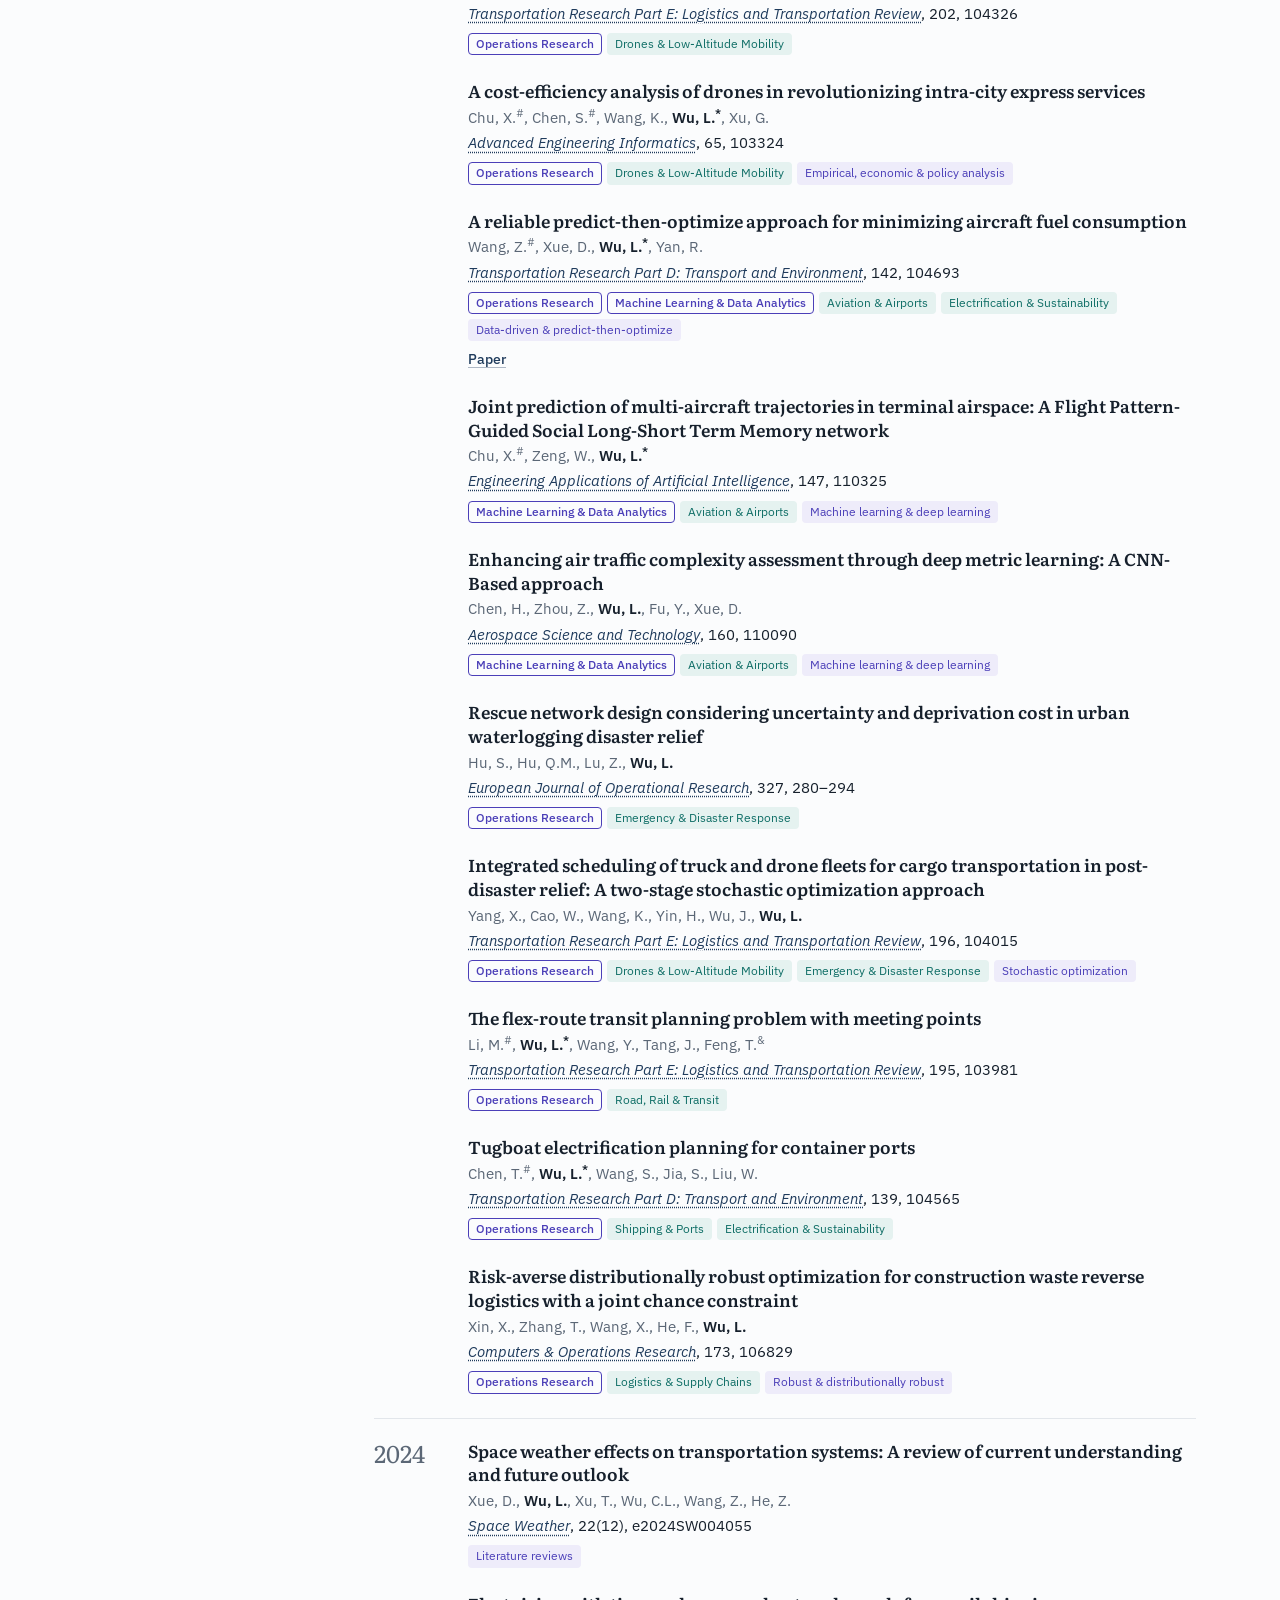
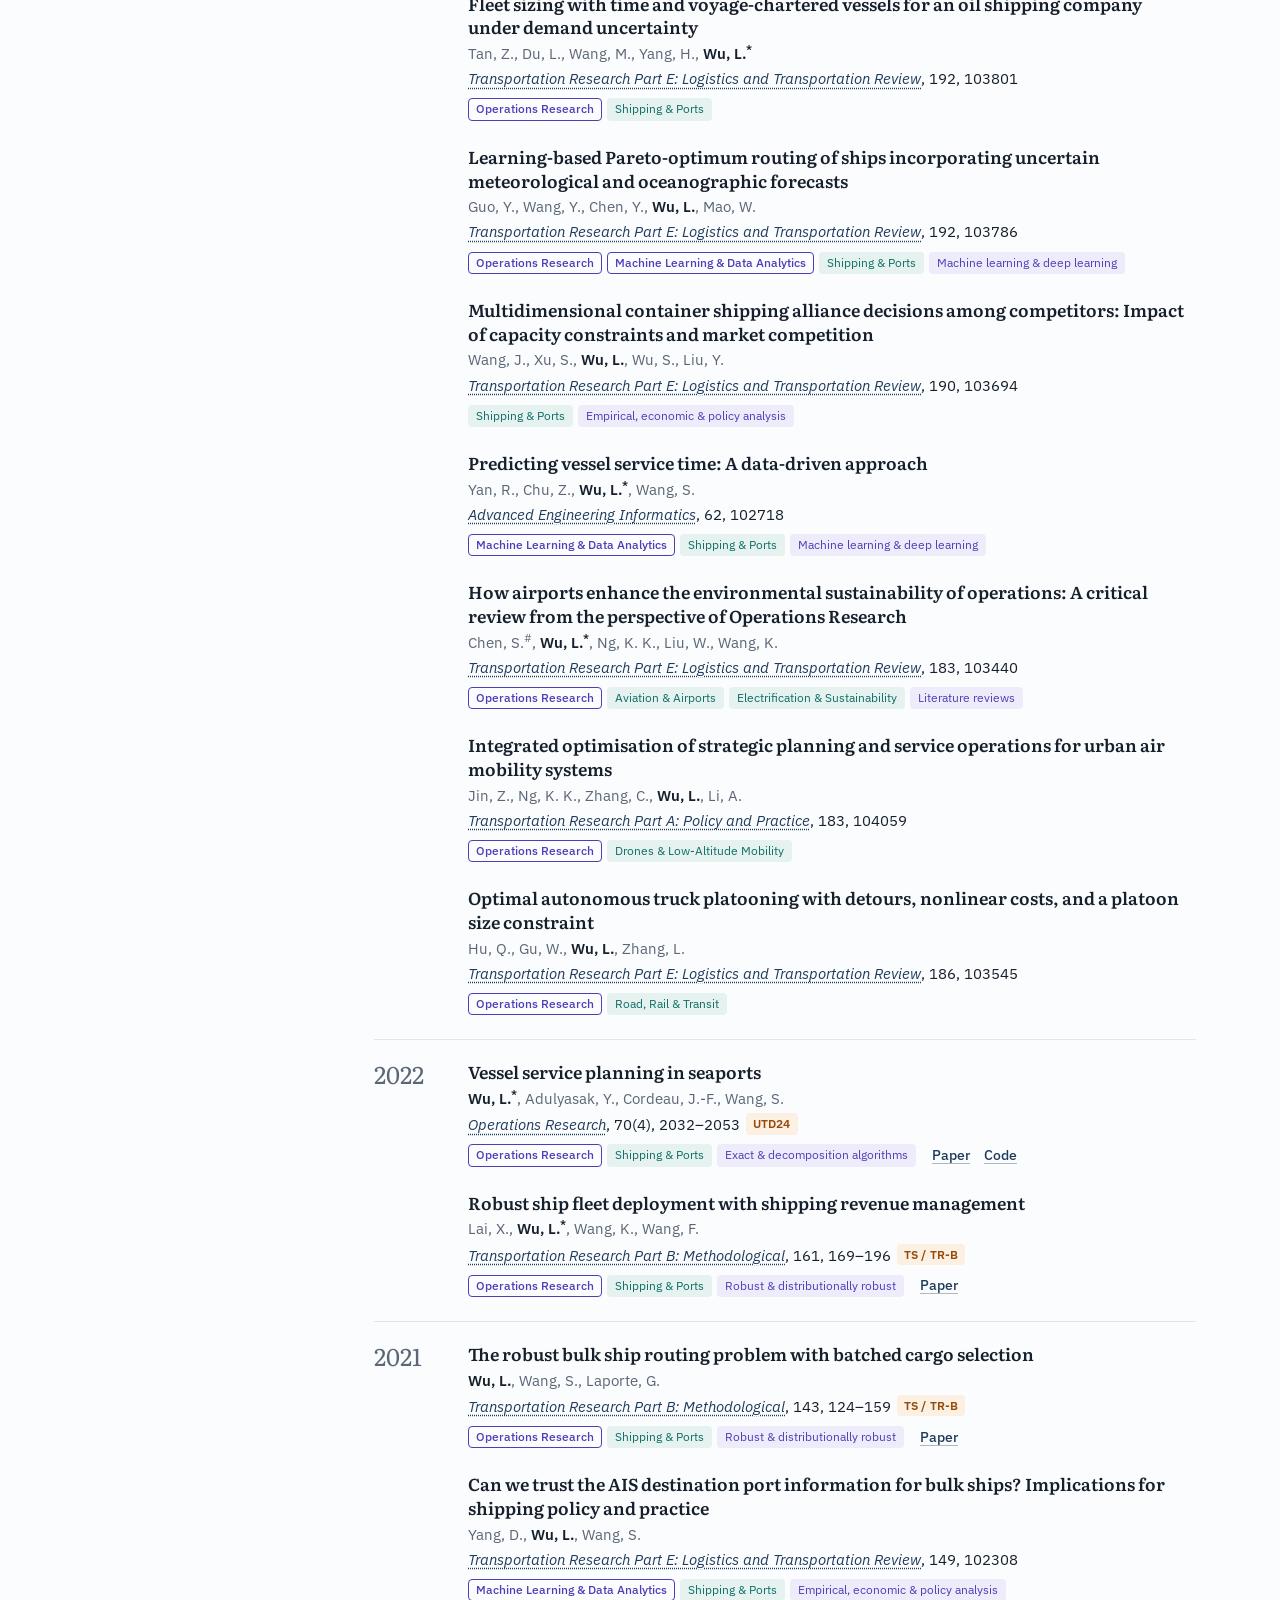
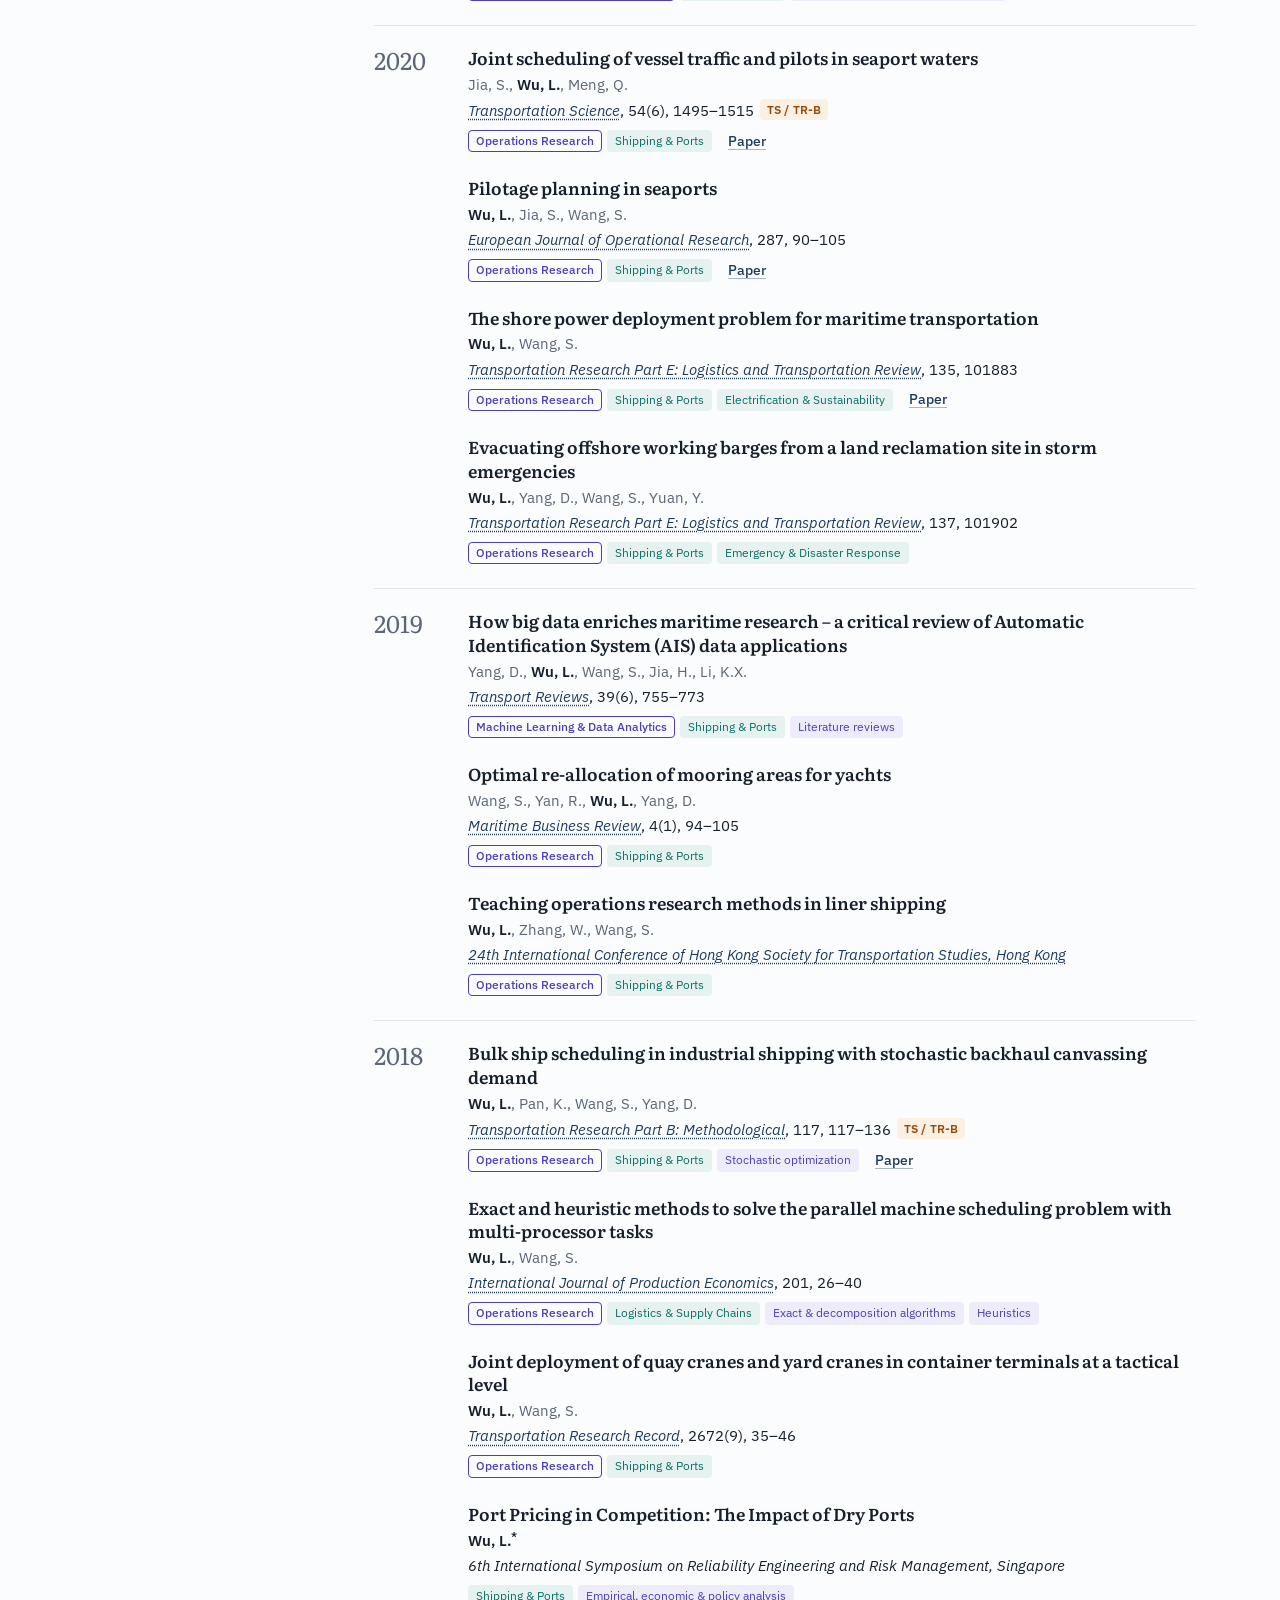
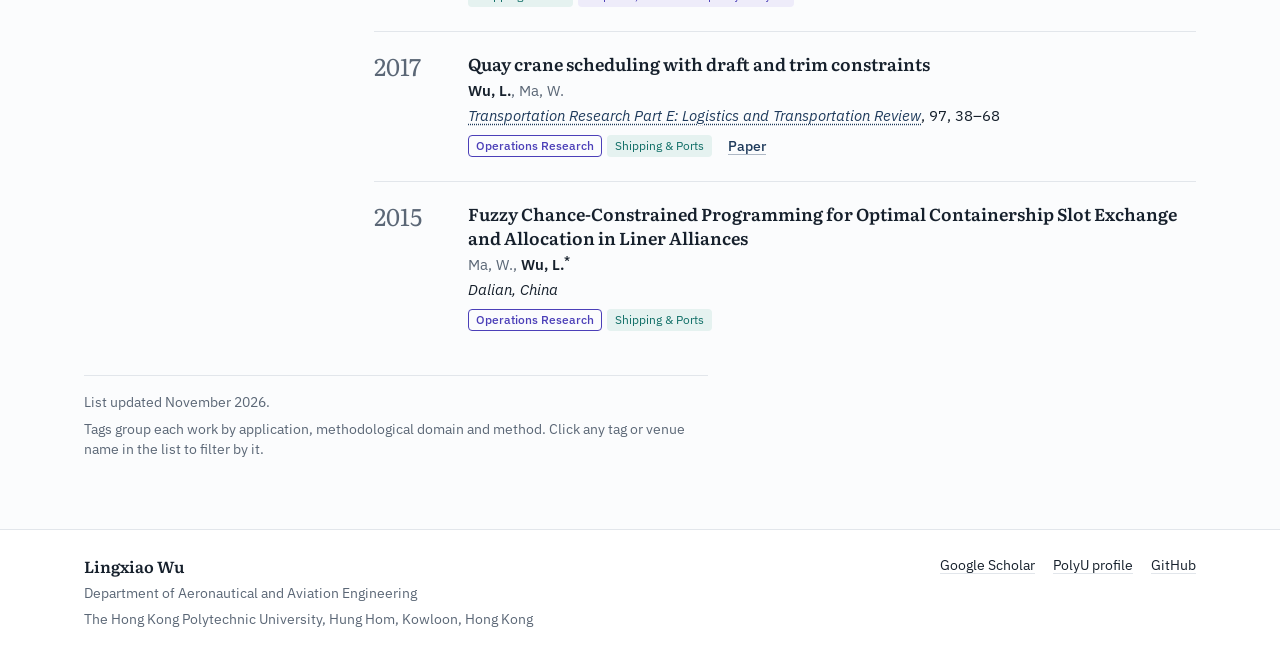
<file: publications.html>
<!doctype html>
<html lang="en">
<head>
<meta charset="utf-8">
<meta name="viewport" content="width=device-width, initial-scale=1">
<title>Publications | Lingxiao Wu</title>
<meta name="description" content="Publications of Lingxiao Wu on operations research and data analytics for aviation, low-altitude and maritime transportation. Filter by application, method, type and journal.">
<link rel="preconnect" href="https://fonts.googleapis.com">
<link rel="preconnect" href="https://fonts.gstatic.com" crossorigin>
<link href="https://fonts.googleapis.com/css2?family=IBM+Plex+Sans:wght@400;500;600&family=Literata:opsz,wght@7..72,400;7..72,600&display=swap" rel="stylesheet" media="print" onload="this.media='all'">
<!-- Page layout adapted, with thanks, from Yossiri Adulyasak's site: https://y-adulyasak.github.io/ -->
<style>
  :root {
    --paper: #FBFCFD;
    --surface: #FFFFFF;
    --ink: #16202C;
    --muted: #5B6776;
    --rule: #E2E6EB;
    --app: #0F6E66;
    --app-bg: #E5F2F0;
    --method: #4B3FB8;
    --method-bg: #EEECFA;
    --venue: #1F3B5C;
    --venue-bg: #E8EDF3;
    --hl: #96490A;
    --hl-bg: #FBF0E2;
    --focus: #2563EB;
    --serif: "Literata", Georgia, "Times New Roman", serif;
    --sans: "IBM Plex Sans", system-ui, -apple-system, "Segoe UI", Roboto, sans-serif;
  }
  @media (prefers-color-scheme: dark) {
    :root {
      --paper: #10161D;
      --surface: #151C24;
      --ink: #E6EBF0;
      --muted: #9AA6B4;
      --rule: #27323E;
      --app: #5CC4B7;
      --app-bg: #13302E;
      --method: #ADA4F6;
      --method-bg: #25224A;
      --venue: #A3BEDD;
      --venue-bg: #1C2836;
      --hl: #F0B26B;
      --hl-bg: #382814;
      --focus: #7FA7FF;
    }
  }

  * { box-sizing: border-box; }
  [hidden] { display: none !important; }
  body {
    margin: 0;
    background: var(--paper);
    color: var(--ink);
    font-family: var(--sans);
    font-size: 16px;
    line-height: 1.5;
    -webkit-font-smoothing: antialiased;
  }
  a { color: inherit; }
  button { font: inherit; color: inherit; }
  :focus-visible { outline: 2px solid var(--focus); outline-offset: 2px; }
  .sr-only {
    position: absolute; width: 1px; height: 1px; padding: 0; margin: -1px;
    overflow: hidden; clip: rect(0 0 0 0); white-space: nowrap; border: 0;
  }

  .wrap { max-width: 1160px; margin: 0 auto; padding: 36px 24px 64px; }

  /* Header */
  .site-head { margin-bottom: 28px; max-width: 72ch; }
  .owner { margin: 0 0 6px; font-size: 0.95rem; color: var(--muted); }
  .owner a { text-decoration: none; }
  .owner a:hover { text-decoration: underline; }
  h1 {
    font-family: var(--serif);
    font-weight: 600;
    font-size: clamp(2rem, 4vw, 2.6rem);
    line-height: 1.1;
    letter-spacing: -0.01em;
    margin: 0 0 12px;
  }
  .lede { margin: 0 0 12px; color: var(--muted); font-size: 1.02rem; }
  .head-links { display: flex; flex-wrap: wrap; gap: 18px; font-size: 0.92rem; }
  .head-links a { text-decoration: underline; text-decoration-color: var(--rule); text-underline-offset: 3px; }
  .head-links a:hover { text-decoration-color: currentColor; }

  /* Browse by problem */
  .problems { margin-bottom: 30px; }
  .problems-head { display: flex; flex-wrap: wrap; align-items: baseline; gap: 4px 14px; margin-bottom: 12px; }
  .problems h2 { font-family: var(--serif); font-size: 1.3rem; font-weight: 600; margin: 0; }
  .hint { color: var(--muted); font-size: 0.88rem; margin: 0; }
  .problem-grid {
    display: grid;
    gap: 8px;
  }
  .problem {
    text-align: left;
    background: var(--surface);
    border: 1px solid var(--rule);
    border-left: 3px solid var(--app);
    border-radius: 6px;
    padding: 11px 14px 12px;
    cursor: pointer;
    transition: background-color .15s ease, color .15s ease;
  }
  .problem:hover { background: var(--app-bg); }
  .problem .p-name {
    display: block;
    font-family: var(--serif);
    font-weight: 600;
    font-size: 1rem;
    line-height: 1.28;
  }
  .problem .p-count { display: block; margin-top: 3px; font-size: 0.82rem; color: var(--muted); }
  .problems .problem-grid { grid-template-columns: repeat(4, minmax(0, 1fr)); }
  .domains .problem { border-left-color: var(--method); }
  .domains .problem:hover { background: var(--method-bg); }
  .domains .problem[aria-pressed="true"] { background: var(--method); border-color: var(--method); }
  .problems.domains { margin-top: -6px; }
  .problem[aria-pressed="true"] { background: var(--app); border-color: var(--app); color: var(--paper); }
  .problem[aria-pressed="true"] .p-count { color: var(--paper); opacity: .85; }
  .problem:disabled { opacity: .42; cursor: default; }
  .problem:disabled:hover { background: var(--surface); }

  /* Layout */
  .layout { display: grid; grid-template-columns: 250px minmax(0, 1fr); gap: 40px; align-items: start; }
  .rail { position: sticky; top: 16px; max-height: calc(100vh - 32px); overflow-y: auto; padding-right: 4px; }
  .more-filters > summary { display: none; }
  .fgroup { margin-bottom: 22px; }
  .fgroup h3 { font-size: 0.92rem; font-weight: 600; margin: 0 0 8px; }
  .chips { display: flex; flex-wrap: wrap; gap: 6px; }
  .chip {
    display: inline-flex; align-items: center; gap: 6px;
    border: 1px solid var(--rule);
    background: var(--surface);
    border-radius: 999px;
    padding: 4px 10px;
    font-size: 0.84rem;
    line-height: 1.3;
    cursor: pointer;
    text-align: left;
  }
  .chip .n { color: var(--muted); font-size: 0.78rem; font-variant-numeric: tabular-nums; }
  .chip:hover { border-color: var(--muted); }
  .chip:disabled { opacity: .4; cursor: default; }
  .chip:disabled:hover { border-color: var(--rule); }
  .chip[aria-pressed="true"] { color: var(--paper); }
  .chip[aria-pressed="true"] .n { color: var(--paper); opacity: .8; }
  .chip-method[aria-pressed="true"] { background: var(--method); border-color: var(--method); }
  .chip-venue[aria-pressed="true"] { background: var(--venue); border-color: var(--venue); }
  .chip-type[aria-pressed="true"] { background: var(--ink); border-color: var(--ink); color: var(--paper); }
  .chip-type[aria-pressed="true"] .n { color: var(--paper); opacity: .8; }
  .chip-hl[aria-pressed="true"] { background: var(--hl); border-color: var(--hl); }
  .linkish {
    background: none; border: 0; padding: 0; margin-top: 8px;
    font-size: 0.84rem; color: var(--muted); cursor: pointer;
    text-decoration: underline; text-underline-offset: 3px;
  }
  .linkish:hover { color: var(--ink); }

  /* Toolbar */
  .toolbar { margin-bottom: 8px; scroll-margin-top: 12px; }
  .search {
    width: 100%;
    font: inherit;
    font-size: 1rem;
    padding: 10px 14px;
    border: 1px solid var(--rule);
    border-radius: 6px;
    background: var(--surface);
    color: var(--ink);
  }
  .search::placeholder { color: var(--muted); }
  .status-row { display: flex; flex-wrap: wrap; align-items: center; gap: 8px 14px; margin-top: 12px; min-height: 28px; }
  #count { margin: 0; font-size: 0.92rem; color: var(--muted); }
  #count strong { color: var(--ink); font-weight: 600; }
  .active { display: flex; flex-wrap: wrap; gap: 6px; }
  .pill {
    display: inline-flex; align-items: center; gap: 6px;
    font-size: 0.8rem;
    padding: 3px 6px 3px 10px;
    border-radius: 999px;
    border: 0;
    cursor: pointer;
  }
  .pill .x { font-size: 1rem; line-height: 1; opacity: .7; }
  .pill-app { background: var(--app-bg); color: var(--app); }
  .pill-method { background: var(--method-bg); color: var(--method); }
  .pill-venue { background: var(--venue-bg); color: var(--venue); }
  .pill-type { background: var(--rule); color: var(--ink); }
  .pill-hl { background: var(--hl-bg); color: var(--hl); }
  .pill-dom { background: var(--method-bg); color: var(--method); }
  .pill-q { background: var(--rule); color: var(--ink); }
  .actions { display: flex; gap: 14px; margin-left: auto; }
  .copy-out { width: 100%; font: inherit; font-size: 0.82rem; padding: 6px 8px; border: 1px solid var(--rule); border-radius: 4px; background: var(--surface); color: var(--ink); margin-top: 8px; }

  /* List */
  .ygroup {
    display: grid;
    grid-template-columns: 72px minmax(0, 1fr);
    gap: 0 22px;
    border-top: 1px solid var(--rule);
    padding-top: 20px;
    margin-top: 20px;
  }
  .ylabel {
    font-family: var(--serif);
    font-size: 1.5rem;
    font-weight: 400;
    color: var(--muted);
    margin: 0;
    line-height: 1.2;
    position: sticky;
    top: 12px;
    align-self: start;
    font-variant-numeric: lining-nums;
  }
  .ygroup.named { grid-template-columns: minmax(0, 1fr); }
  .ygroup.named .ylabel { position: static; font-size: 1.25rem; color: var(--ink); font-weight: 600; margin-bottom: 14px; }
  .pub { margin: 0 0 24px; max-width: 78ch; }
  .pub:last-child { margin-bottom: 4px; }
  .pub-title { font-family: var(--serif); font-size: 1.08rem; font-weight: 600; line-height: 1.38; margin: 0 0 4px; }
  .pub-authors { margin: 0 0 3px; font-size: 0.92rem; color: var(--muted); }
  .pub-authors strong { color: var(--ink); font-weight: 600; }
  .pub-venue { margin: 0; font-size: 0.92rem; }
  .venue-link {
    background: none; border: 0; padding: 0; cursor: pointer; text-align: left;
    font-style: italic; color: var(--venue);
    text-decoration: underline; text-decoration-style: dotted; text-decoration-color: currentColor;
    text-underline-offset: 3px;
  }
  .venue-link:hover { text-decoration-style: solid; }
  .venue-text { font-style: italic; }
  .status {
    display: inline-block;
    font-size: 0.75rem;
    padding: 1px 7px;
    border-radius: 4px;
    background: var(--venue-bg);
    color: var(--venue);
    margin-left: 6px;
    vertical-align: 1px;
    white-space: nowrap;
  }
  .status-text { color: var(--muted); }
  .award { margin: 6px 0 0; font-size: 0.86rem; color: var(--hl); display: flex; gap: 6px; align-items: flex-start; }
  .award svg { flex: none; margin-top: 3px; }
  .award a { color: inherit; }
  .pub-foot { display: flex; flex-wrap: wrap; align-items: center; gap: 8px 16px; margin-top: 8px; }
  .tags { display: flex; flex-wrap: wrap; gap: 5px; }
  .tag {
    border: 1px solid transparent;
    border-radius: 4px;
    padding: 1px 7px;
    font-size: 0.76rem;
    line-height: 1.5;
    cursor: pointer;
  }
  .tag-app { background: var(--app-bg); color: var(--app); }
  .tag-method { background: var(--method-bg); color: var(--method); }
  .tag-dom { background: transparent; color: var(--method); border-color: var(--method); font-weight: 500; }
  .tag-dom:hover, .tag-dom.on { background: var(--method-bg); }
  .hlb {
    display: inline-block; font: inherit; font-size: 0.72rem; font-weight: 600; letter-spacing: 0.01em;
    padding: 1px 6px; border-radius: 4px; margin-left: 6px; vertical-align: 2px;
    background: var(--hl-bg); color: var(--hl); white-space: nowrap;
    border: 1px solid transparent; cursor: pointer;
  }
  .hlb:hover, .hlb.on { border-color: currentColor; }
  .hlb-ind { background: var(--app-bg); color: var(--app); }
  .venue-sets { padding-bottom: 10px; margin-bottom: 10px; border-bottom: 1px solid var(--rule); }
  .tag:hover, .tag.on { border-color: currentColor; }
  .links { display: flex; flex-wrap: wrap; gap: 4px 14px; font-size: 0.86rem; }
  .links a { color: var(--venue); font-weight: 500; text-decoration: underline; text-decoration-color: color-mix(in srgb, var(--venue) 35%, transparent); text-underline-offset: 3px; }
  .links a:hover { text-decoration-color: currentColor; }

  .empty-state { border-top: 1px solid var(--rule); padding: 28px 0; }
  .datasets { border-top: 1px solid var(--rule); margin-top: 28px; padding-top: 20px; max-width: 78ch; scroll-margin-top: 12px; }
  .datasets h2 { font-family: var(--serif); font-size: 1.25rem; font-weight: 600; margin: 0 0 14px; }
  .datasets h3 { font-family: var(--serif); font-size: 1.02rem; font-weight: 600; line-height: 1.38; margin: 18px 0 2px; }
  .datasets .ds-src { margin: 0 0 6px; font-size: 0.9rem; font-style: italic; color: var(--venue); }
  .datasets ul { margin: 0; padding-left: 1.2em; font-size: 0.94rem; }
  .datasets li { margin: 4px 0; }
  .datasets a { text-decoration: underline; text-decoration-color: color-mix(in srgb, currentColor 35%, transparent); text-underline-offset: 3px; }
  .empty-state p { margin: 0 0 10px; }
  .btn {
    border: 1px solid var(--ink); background: var(--ink); color: var(--paper);
    border-radius: 6px; padding: 7px 14px; font-size: 0.9rem; cursor: pointer;
  }

  .foot { margin-top: 40px; padding-top: 16px; border-top: 1px solid var(--rule); font-size: 0.85rem; color: var(--muted); max-width: 78ch; }
  .foot p { margin: 0 0 6px; }

  /* Responsive */
  @media (max-width: 899px) {
    .layout { grid-template-columns: minmax(0, 1fr); gap: 0; }
    .rail { position: static; max-height: none; overflow: visible; padding: 0; margin-bottom: 20px; }
    .more-filters { border: 1px solid var(--rule); border-radius: 6px; background: var(--surface); }
    .more-filters > summary {
      display: list-item; cursor: pointer; padding: 10px 14px; font-weight: 500; font-size: 0.95rem;
    }
    .more-filters[open] > summary { border-bottom: 1px solid var(--rule); }
    .more-filters .rail-body { padding: 14px 14px 0; }
    .ygroup { grid-template-columns: minmax(0, 1fr); }
    .ylabel { position: static; margin-bottom: 12px; }
  }
  @media (max-width: 600px) {
    .wrap { padding: 22px 16px 48px; }
    .problems .problem-grid { grid-template-columns: repeat(2, minmax(0, 1fr)); }
    .problem { padding: 10px 12px; }
    .problem .p-name { font-size: 0.93rem; }
    .actions { margin-left: 0; }
  }
  @media (prefers-reduced-motion: reduce) {
    * { transition: none !important; scroll-behavior: auto !important; }
  }
  @media print {
    .problems, .rail, .toolbar, .tags, .foot { display: none !important; }
    .layout { display: block; }
    body { background: #fff; color: #000; }
    .ylabel { position: static; }
    .pub { break-inside: avoid; }
  }

  .topbar { background: var(--surface); border-bottom: 1px solid var(--rule); }
  .topbar-inner {
    max-width: 1160px; margin: 0 auto; padding: 14px 24px;
    display: flex; flex-wrap: wrap; align-items: baseline; gap: 8px 32px;
  }
  .brand { font-family: var(--serif); font-weight: 600; font-size: 1.12rem; text-decoration: none; color: var(--ink); }
  .nav { display: flex; flex-wrap: wrap; gap: 4px 22px; font-size: 0.93rem; }
  .nav a { color: var(--muted); text-decoration: none; padding: 2px 0; border-bottom: 2px solid transparent; }
  .nav a:hover { color: var(--ink); }
  .nav a[aria-current="page"] { color: var(--ink); border-bottom-color: var(--app); }

  .site-foot { background: var(--surface); border-top: 1px solid var(--rule); color: var(--muted); font-size: 0.9rem; }
  .site-foot-inner {
    max-width: 1160px; margin: 0 auto; padding: 24px 24px 32px;
    display: flex; flex-wrap: wrap; justify-content: space-between; gap: 14px 40px;
  }
  .site-foot p { margin: 0 0 4px; }
  .site-foot .foot-name { color: var(--ink); font-family: var(--serif); font-weight: 600; font-size: 1rem; }
  .site-foot a { color: var(--ink); text-decoration: underline; text-decoration-color: var(--rule); text-underline-offset: 3px; }
  .site-foot a:hover { text-decoration-color: currentColor; }
  .foot-links { display: flex; flex-wrap: wrap; gap: 4px 18px; }
  @media (max-width: 600px) {
    .topbar-inner, .site-foot-inner { padding-left: 16px; padding-right: 16px; }
  }
  @media print { .topbar, .site-foot { display: none !important; } }
  .pub-authors sup { font-size: 0.72em; line-height: 0; }
  .legend { margin: 0 0 12px; font-size: 0.9rem; color: var(--muted); }

</style>
</head>
<body>
<header class="topbar"><div class="topbar-inner"><a class="brand" href="index.html">Lingxiao Wu</a><nav class="nav" aria-label="Site"><a href="index.html">Home</a><a href="cv.html">Brief CV</a><a href="publications.html" aria-current="page">Publications</a><a href="team.html">Research team</a><a href="links.html">Links</a></nav></div></header>
<div class="wrap">
  <header class="site-head">
    <h1>Publications</h1>
    <p class="lede" id="lede"></p>
    <p class="legend"><sup>#</sup> student supervised by Dr. Wu &nbsp;·&nbsp; <sup>&amp;</sup> postdoctoral fellow working with Dr. Wu &nbsp;·&nbsp; <sup>*</sup> corresponding author</p>
    <p class="head-links"><a href="https://scholar.google.com/citations?user=T58g-2MAAAAJ&amp;hl=en">Google Scholar profile</a></p>
  </header>

  <section class="problems" aria-labelledby="problems-h">
    <div class="problems-head">
      <h2 id="problems-h">Browse by application</h2>
      <p class="hint">Select one or more. Select again to remove.</p>
    </div>
    <div class="problem-grid" id="problem-grid"></div>
  </section>

  <section class="problems domains" aria-labelledby="domains-h">
    <div class="problems-head">
      <h2 id="domains-h">Browse by methodological domain</h2>
      <p class="hint">Papers that draw on both carry both labels.</p>
    </div>
    <div class="problem-grid" id="domain-grid"></div>
  </section>

  <div class="layout">
    <aside class="rail" aria-label="Filters">
      <details class="more-filters" id="more-filters">
        <summary>Filter by method, type and journal <span id="more-count"></span></summary>
        <div class="rail-body">
          <div class="fgroup"><h3>Method</h3><div class="chips" id="chips-method"></div></div>
          <div class="fgroup"><h3>Type</h3><div class="chips" id="chips-type"></div></div>
          <div class="fgroup">
            <h3>Journal or conference</h3>
            <div class="chips venue-sets" id="chips-vset"></div>
            <div class="chips" id="chips-venue"></div>
            <button type="button" class="linkish" id="venue-toggle"></button>
          </div>
        </div>
      </details>
    </aside>

    <main class="results">
      <div class="toolbar" id="toolbar">
        <label for="q" class="sr-only">Search publications</label>
        <input id="q" class="search" type="search" placeholder="Search titles, authors and venues" autocomplete="off">
        <div class="status-row">
          <p id="count" aria-live="polite"></p>
          <div class="active" id="active"></div>
          <div class="actions">
            <button type="button" class="linkish" id="copy-link" style="margin-top:0">Copy link to this view</button>
            <button type="button" class="linkish" id="clear" style="margin-top:0">Clear filters</button>
          </div>
        </div>
        <div id="copy-slot"></div>
      </div>
      <div id="list"></div>
      <noscript><p>This list needs JavaScript to display. A full list is on <a href="https://scholar.google.com/citations?user=T58g-2MAAAAJ&amp;hl=en">Google Scholar</a>.</p></noscript>
    </main>
  </div>

  <footer class="foot">
    <p id="updated"></p>
    <p>Tags group each work by application, methodological domain and method. Click any tag or venue name in the list to filter by it.</p>
  </footer>
</div>

<footer class="site-foot"><div class="site-foot-inner">
  <div>
    <p class="foot-name">Lingxiao Wu</p>
    <p>Department of Aeronautical and Aviation Engineering</p>
    <p>The Hong Kong Polytechnic University, Hung Hom, Kowloon, Hong Kong</p>
  </div>
  <div>
    <p class="foot-links"><a href="https://scholar.google.com/citations?user=T58g-2MAAAAJ&amp;hl=en">Google Scholar</a><a href="https://www.polyu.edu.hk/aae/people/academic-staff/dr-wu-lingxiao/">PolyU profile</a><a href="https://github.com/LingxiaoWu2021">GitHub</a></p>
  </div>
</div></footer>

<script>
/* =====================================================================
   DATA — edit this section to add or change publications.

   Each entry:
     y    year (number)
     a    authors, exactly as you want them shown. Markers after a name:
            #  student supervised by Dr. Wu
            &  postdoctoral fellow working with Dr. Wu
            *  corresponding author
     t    title
     v    venue key from VENUES below (omit if none)
     vt   venue text to show instead of the VENUES full name (optional)
     d    volume, issue, pages or article number (optional)
     st   status, e.g. "To appear", "In press", "Online" (optional)
     type journal | conference
     app  application tags (keys of APPS)
     dm   methodological domain(s): "or", "ml", or both
     m    method tags (keys of METHODS)
     aw   awards: [["Award text", "url or null"]]
     l    links: [["Label", "url"]]

   UTD24 and "TS / TR-B" labels are not set per paper: they come from
   the utd / flag settings on the venue in VENUES, and apply to
   published journal and conference papers only.
   ===================================================================== */

const UPDATED = "November 2026";

const APPS = {
  aviation:  ["Aviation & Airports", "Airline fleet and maintenance planning, air cargo, air traffic and landing scheduling, airport operations"],
  lae:       ["Drones & Low-Altitude Mobility", "Drone and truck-and-drone delivery, urban air mobility, vertiport location"],
  maritime:  ["Shipping & Ports", "Berth allocation, vessel service planning, pilotage and towage, liner and bulk shipping, container terminals"],
  land:      ["Road, Rail & Transit", "Trucks, public transit, urban rail, vehicle routing and shared mobility"],
  green:     ["Electrification & Sustainability", "Electric fleets and charging, alternative fuels, fuel consumption and emissions"],
  emergency: ["Emergency & Disaster Response", "Disaster relief, rescue, evacuation and emergency operations"],
  scm:       ["Logistics & Supply Chains", "Freight procurement, supply chains, reverse logistics and scheduling"]
};

const DOMAINS = {
  or: ["Operations Research", "Optimization, stochastic and robust models, decomposition and exact algorithms"],
  ml: ["Machine Learning & Data Analytics", "Prediction, deep learning, reinforcement learning and data analytics"]
};

/* Filters list methods, types, applications and domains in the order written here. */
const METHODS = {
  stoch:  "Stochastic optimization",
  robust: "Robust & distributionally robust",
  exact:  "Exact & decomposition algorithms",
  heur:   "Heuristics",
  dd:     "Data-driven & predict-then-optimize",
  ml:     "Machine learning & deep learning",
  rl:     "Reinforcement learning",
  llm:    "LLMs",
  emp:    "Empirical, economic & policy analysis",
  review: "Literature reviews"
};

const TYPES = {
  journal:    "Journal articles",
  conference: "Conference papers"
};

/* Venue groups shown first under "Journal or conference" and as badges on papers.
   Membership comes from the utd / flag settings in VENUES below. */
const HIGHLIGHTS = {
  utd:  ["UTD24", "Journals used in the UT Dallas business school research rankings"],
  flag: ["TS / TR-B", "Transportation Science and Transportation Research Part B"]
};

/* Journals and conferences. The filter lists them in the order written here:
   move a line up or down to change the order. The first VENUES_SHOWN appear
   before "Show all"; the rest appear when it is clicked.
   filter: false keeps a venue on its papers but leaves it out of the filter.

   This section is JavaScript: to switch a line off, start it with //
   HTML comment markers (less-than, exclamation, dash, dash) break the page. */
const VENUES_SHOWN = 14;

const VENUES = {
  or:    { s: "Operations Research",          f: "Operations Research", utd: true },
  ts:    { s: "Transportation Science",       f: "Transportation Science", flag: true },
  ijoc:  { s: "INFORMS J. on Computing",      f: "INFORMS Journal on Computing", utd: true },
  trb:   { s: "Transportation Research B",    f: "Transportation Research Part B: Methodological", flag: true },
  iise:  { s: "IISE Transactions",            f: "IISE Transactions" },
  ejor:  { s: "EJOR",                         f: "European Journal of Operational Research" },
  tre:   { s: "Transportation Research E",    f: "Transportation Research Part E: Logistics and Transportation Review" },
  trc:   { s: "Transportation Research C",    f: "Transportation Research Part C: Emerging Technologies" },
  tra:   { s: "Transportation Research A",    f: "Transportation Research Part A: Policy and Practice" },
  trd:   { s: "Transportation Research D",    f: "Transportation Research Part D: Transport and Environment" },
  omega: { s: "Omega",                        f: "Omega" },
  cor:   { s: "Computers & OR",               f: "Computers & Operations Research" },
  tits:  { s: "IEEE T-ITS",                   f: "IEEE Transactions on Intelligent Transportation Systems" },
  tpol:  { s: "Transport Policy",              f: "Transport Policy" },
  jatm:  { s: "J. of Air Transport Management", f: "Journal of Air Transport Management" },
  cie:   { s: "Computers & Industrial Eng.",  f: "Computers & Industrial Engineering" },
  aei:   { s: "Advanced Eng. Informatics",    f: "Advanced Engineering Informatics" },
  eaai:  { s: "Eng. Applications of AI",      f: "Engineering Applications of Artificial Intelligence" },
  eswa:  { s: "Expert Systems with Applications", f: "Expert Systems with Applications" },
  ast:   { s: "Aerospace Science & Technology", f: "Aerospace Science and Technology" },
  ijpe:  { s: "Int. J. of Production Economics", f: "International Journal of Production Economics" },
  tma:   { s: "Transportmetrica A",           f: "Transportmetrica A: Transport Science" },
  trev:  { s: "Transport Reviews",            f: "Transport Reviews" },
  mpm:   { s: "Maritime Policy & Management", f: "Maritime Policy & Management" },
  trr:   { s: "Transportation Research Record", f: "Transportation Research Record" },
  engm:  { s: "ENGINEERING Management",       f: "ENGINEERING Management" },
  tem:   { s: "Transport Economics & Management", f: "Transport Economics and Management" },
  sw:    { s: "Space Weather",                f: "Space Weather" },
  mbr:   { s: "Maritime Business Review",     f: "Maritime Business Review" },
  hksts: { s: "HKSTS Conference",             f: "International Conference of Hong Kong Society for Transportation Studies" }
};

const PUBS = [
  /* ---------- 2026 ---------- */
  { y: 2026, type: "journal", a: "Tang, K.#, Zhu, L.#, Wu, L.*, Cordeau, J.-F., Huang, Y.",
    t: "Air service hub network design for express delivery operations",
    v: "ts", st: "To appear", app: ["aviation"], dm: ["or"], m: [] },
  { y: 2026, type: "journal", a: "Li, X.&, Wu, L., Jin, J. G., He, P.&*",
    t: "Optimal maintenance scheduling and vessel routing in offshore wind farms: A tailored column generation approach",
    v: "iise", st: "In press", app: ["maritime", "green"], dm: ["or"], m: ["exact"],
    l: [["Paper", "https://www.tandfonline.com/doi/full/10.1080/24725854.2026.2738009"]] },
  { y: 2026, type: "journal", a: "Wu, L., Shan, W.*, Adulyasak, Y., Cordeau, J.-F.",
    t: "Scalable multistage stochastic optimization for freight procurement in transportation-inventory systems",
    v: "ijoc", st: "In press", app: ["scm"], dm: ["or"], m: ["stoch", "exact"],
    l: [["Paper", "https://pubsonline.informs.org/doi/10.1287/ijoc.2025.1141"], ["Working paper", "https://www.gerad.ca/fr/papers/G-2022-19.pdf"]] },
  { y: 2026, type: "journal", a: "Li, X.#, Chu, X.#, Wu, L.*, Yin, S., Yang, X.",
    t: "Data-Driven Predict-then-Optimize Framework for Landing Scheduling with Hybrid Descent Modes",
    v: "trb", d: "211, 103535", app: ["aviation"], dm: ["or", "ml"], m: ["dd"],
    l: [["Paper", "https://doi.org/10.1016/j.trb.2026.103535"]] },
  { y: 2026, type: "journal", a: "Guo, Z.#, Wu, L.*, Zeng, W., Ng, K. K.",
    t: "A comprehensive framework for air traffic management safety risk assessment and mitigation: Integrating causal graph construction and large language models",
    v: "aei", d: "77, 105451 (2027)", st: "In press", app: ["aviation"], dm: ["ml"], m: ["llm"] },
  { y: 2026, type: "journal", a: "Long, S., Zhao, H., Wang, Y., Wu, L.",
    t: "Strategy selection of competitive ports and the information value of digital twin in the construction of green shipping corridors",
    v: "tre", d: "215, 104912", app: ["maritime", "green"], dm: [], m: ["emp"] },
  { y: 2026, type: "journal", a: "Chen, T.#, Zhang, L., Wu, L.*, Wang, S., Yu, B., Zhou, Y.",
    t: "Fleet renewal with autonomous vessels: When to make the transition?",
    v: "tpol", d: "104367", app: ["maritime"], dm: [], m: [] },
  { y: 2026, type: "journal", a: "Li, X.&, Lang, H., Wu, L.*, Jiang, C.",
    t: "Promoting green port-hinterland transportation: A branch-and-price algorithm for electric truck charging management",
    v: "tre", d: "214, 105047", app: ["maritime", "land", "green"], dm: ["or"], m: ["exact"] },
  { y: 2026, type: "journal", a: "Jin, Z., Wang, S., Chen, J., Wu, L., Wang, Z.#",
    t: "Data-driven optimization of a mixed fleet of drones and human couriers for on-demand delivery under uncertainty",
    v: "tre", d: "214, 105010", app: ["lae"], dm: ["or"], m: ["dd"] },
  { y: 2026, type: "journal", a: "Chen, Z., Zeng, W., Wu, L., Jiang, H., Quan, Z.",
    t: "CL-DFTC: A deep flight trajectory clustering framework based on self-supervised contrastive learning",
    v: "trc", d: "190, 105786", app: ["aviation"], dm: ["ml"], m: ["ml"] },
  { y: 2026, type: "journal", a: "Hou, X.#, Zhang, L., Chen, S.#, Wu, L.*",
    t: "Fleet scheduling for electric towing of aircraft with nonlinear charging profile and on-demand charging strategy",
    v: "jatm", d: "136, 103034", app: ["aviation", "green"], dm: ["or"], m: [] },
  { y: 2026, type: "journal", a: "Zhu, L.#, Belieres, S., Hewitt, M., Wu, L.*",
    t: "Joint fleet scheduling and cargo flow allocation for air cargo services",
    v: "trb", d: "209, 103469", app: ["aviation"], dm: ["or"], m: [],
    l: [["Paper", "https://doi.org/10.1016/j.trb.2026.103469"]] },
  { y: 2026, type: "journal", a: "Wang, Y., Zhang, L., Guo, Y., Wu, L.",
    t: "Towards automated optimization algorithm design with LLM: An exploratory study in multi-objective weather routing",
    v: "tre", d: "210, 104786", app: ["maritime"], dm: ["or", "ml"], m: ["llm"] },
  { y: 2026, type: "journal", a: "Zhang, C., Jin, Z., Ng, K. K., Liu, Y., Wu, L.",
    t: "Stabilised branch-and-check method for optimising multi-runway aircraft landing problem modelled through stochastic programming with learning-driven arrival time predictions",
    v: "tre", d: "210, 104763", app: ["aviation"], dm: ["or", "ml"], m: ["stoch", "exact", "dd"] },
  { y: 2026, type: "journal", a: "Wu, Y., Yu, Y., Wu, L., Feng, T.&, Zhang, L., Wang, Z., Gao, J.",
    t: "Deep reinforcement learning approach to solving clustered vehicle routing problems",
    v: "tre", d: "209, 104742", app: ["land"], dm: ["or", "ml"], m: ["rl"] },
  { y: 2026, type: "journal", a: "Zhou, S., Pan, J., Zhao, M., Wu, L.*, Li, W.",
    t: "Data-driven vertiport location optimization for urban air mobility",
    v: "engm", st: "Online", app: ["lae"], dm: ["or"], m: ["dd"] },
  { y: 2026, type: "journal", a: "Zhang, T., Li, A., Wu, L., Jiang, C.",
    t: "Airport accessibility assessment and shuttle bus scheduling across socioeconomic groups",
    v: "tra", d: "206, 104918", app: ["aviation", "land"], dm: ["or"], m: [] },
  { y: 2026, type: "journal", a: "Sun, W., Zhang, F., Wu, L., Kuo, Y. H.",
    t: "Route optimisation of truck-and-drone systems for multi-type rescue tasks: a heuristic approach",
    v: "tma", st: "Online", app: ["lae", "emergency"], dm: ["or"], m: ["heur"] },
  { y: 2026, type: "journal", a: "He, P.&, Wu, L.*, Jin, J. G., Zhou, S., Schulte, F.",
    t: "Distributionally robust optimization of sailing speed, bunkering, and fuel switching for dual-fuel liner services",
    v: "trc", d: "184, 105528", app: ["maritime", "green"], dm: ["or"], m: ["robust"],
    l: [["Paper", "https://doi.org/10.1016/j.trc.2026.105528"]] },
  { y: 2026, type: "journal", a: "Zheng, H., Wang, Z.#, Wu, L.",
    t: "Disruption-responsive berth allocation and quay crane scheduling with inter-terminal collaboration",
    v: "eswa", d: "298, 129776", app: ["maritime"], dm: ["or"], m: [] },
  { y: 2026, type: "journal", a: "Feng, Y., Feng, T.&, Wu, L., Yin, Y.",
    t: "Coordinated planning of autonomous rail rapid transit trains with flexible coupling operations and demand-responsive high-speed rail shuttle buses with same-platform transfers",
    v: "cie", d: "111906", app: ["land"], dm: ["or"], m: [] },
  { y: 2026, type: "journal", a: "Sun, W., Wu, L., Zhang, F.",
    t: "Robust optimization for truck-and-drone collaboration with travel time uncertainties",
    v: "trb", d: "204, 103378", app: ["lae"], dm: ["or"], m: ["robust"],
    l: [["Paper", "https://doi.org/10.1016/j.trb.2025.103378"]] },
  { y: 2026, type: "journal", a: "Sun, W., Wu, L., Zhang, F.",
    t: "An Exact Algorithm to Solve Vehicle Routing Problem with Drones for Delivery and Surveillance Tasks After Disasters",
    v: "ts", d: "60(1), 132–154", app: ["lae", "emergency"], dm: ["or"], m: ["exact"],
    l: [["Paper", "https://doi.org/10.1287/trsc.2024.0987"]] },
  { y: 2026, type: "journal", a: "Guo, Y., Wang, Y., Zhang, L., Wu, L., Chen, X.",
    t: "Towards sustainable shipping: A learning-aided route-speed joint optimization considering energy efficiency and punctual arrival",
    v: "tre", d: "205, 104489", app: ["maritime", "green"], dm: ["or", "ml"], m: ["ml"] },

  { y: 2026, type: "journal", a: "Miao, Z.#, Lang, H., Wu, L.*, Jiang, C.",
    t: "Strategic Fleet Management for Airlines: Balancing Sustainability, Profitability, and Policy Implications",
    v: "tra", d: "203, 104733", app: ["aviation", "green"], dm: ["or"], m: [],
    l: [["Paper", "https://doi.org/10.1016/j.tra.2025.104733"]] },
  { y: 2026, type: "journal", a: "Liao, X.#, Wu, L.*, Shu, S., Zhao, H.",
    t: "Stochastic ship repositioning optimization in tramp spot market with a cargo selection mechanism",
    v: "mpm", d: "53(7), 1415–1446", app: ["maritime"], dm: ["or"], m: ["stoch"] },

  /* ---------- 2025 ---------- */
  { y: 2025, type: "conference", a: "Lau, Y., Wu, L.*",
    t: "A Comparative Analysis on Implications of High-speed Rail on Domestic Air Travel Demand",
    v: "hksts", vt: "Proceedings of the 29th International Conference of Hong Kong Society for Transportation Studies",
    app: ["aviation", "land"], dm: [], m: ["emp"] },
  { y: 2025, type: "journal", a: "Chen, T.#, Wu, L.*, Wang, S.",
    t: "Dynamic Speed Optimization and Berth Reallocation for Autonomous Vessels Under Sailing Time Disturbances",
    v: "tits", d: "27, 3283–3294", app: ["maritime"], dm: ["or"], m: [],
    l: [["Paper", "https://ieeexplore.ieee.org/document/11297429"]] },
  { y: 2025, type: "journal", a: "Zhou, S., Liu, X., Chen, J., Zhao, M., Wang, F., Wu, L.",
    t: "Joint optimization of slot and empty container co-allocation for liner alliances with uncertain demand in maritime logistics industry",
    v: "tre", d: "204, 104437", app: ["maritime"], dm: ["or"], m: [] },
  { y: 2025, type: "journal", a: "Lyu, M., Liu, W., He, Q., Wu, L.",
    t: "Urban food delivery service optimisation with coordinated delivery riders and drones",
    v: "tre", d: "204, 104412", app: ["lae"], dm: ["or"], m: [] },
  { y: 2025, type: "journal", a: "Li, X.&, Wu, L.*, Lang, H., Jin, Z., He, P.&",
    t: "A critical literature review on layout designs and handling technology in traditional and automated container terminals",
    v: "tem", d: "3, 269–280", app: ["maritime"], dm: [], m: ["review"] },
  { y: 2025, type: "journal", a: "Zhang, L., Bian, L., Jiang, C., Wu, L.*",
    t: "A comprehensive framework for estimating aircraft fuel consumption based on flight trajectories",
    v: "tre", d: "203, 104339", app: ["aviation", "green"], dm: ["ml"], m: [] },
  { y: 2025, type: "journal", a: "Feng, Z., Luo, N., Wu, L., Liu, Y., Sima, H.",
    t: "Preservation modes and channel leadership in seafood supply chains: A comparative study of chilled and frozen strategies",
    v: "tre", d: "203, 104355", app: ["scm"], dm: [], m: ["emp"] },
  { y: 2025, type: "journal", a: "Jin, Z., Li, P., Li, Y., Ma, D., Ren, X., Wu, L.",
    t: "Target-oriented distributionally robust optimization for battery swapping in shared micromobility systems",
    v: "omega", d: "103436", app: ["land", "green"], dm: ["or"], m: ["robust"] },
  { y: 2025, type: "journal", a: "Zhao, R., Shu, S., Wu, L., Jia, S.",
    t: "Robust vessel traffic scheduling with uncertain berth service times in a seaport",
    v: "trb", d: "200, 103294", app: ["maritime"], dm: ["or"], m: ["robust"],
    l: [["Paper", "https://doi.org/10.1016/j.trb.2025.103294"]] },
  { y: 2025, type: "journal", a: "Du, S., Zhong, G., Wang, F., Wu, L., Zhang, H., Xue, D.",
    t: "A framework for collaborative UAM traffic flow optimization with mission preferences: incorporating customized strategy synergy into strategic conflict management",
    v: "tre", d: "202, 104326", app: ["lae"], dm: ["or"], m: [] },
  { y: 2025, type: "journal", a: "Chu, X.#, Chen, S.#, Wang, K., Wu, L.*, Xu, G.",
    t: "A cost-efficiency analysis of drones in revolutionizing intra-city express services",
    v: "aei", d: "65, 103324", app: ["lae"], dm: ["or"], m: ["emp"] },
  { y: 2025, type: "journal", a: "Wang, Z.#, Xue, D., Wu, L.*, Yan, R.",
    t: "A reliable predict-then-optimize approach for minimizing aircraft fuel consumption",
    v: "trd", d: "142, 104693", app: ["aviation", "green"], dm: ["or", "ml"], m: ["dd"],
    l: [["Paper", "https://doi.org/10.1016/j.trd.2025.104693"]] },
  { y: 2025, type: "journal", a: "Chu, X.#, Zeng, W., Wu, L.*",
    t: "Joint prediction of multi-aircraft trajectories in terminal airspace: A Flight Pattern-Guided Social Long-Short Term Memory network",
    v: "eaai", d: "147, 110325", app: ["aviation"], dm: ["ml"], m: ["ml"] },
  { y: 2025, type: "journal", a: "Chen, H., Zhou, Z., Wu, L., Fu, Y., Xue, D.",
    t: "Enhancing air traffic complexity assessment through deep metric learning: A CNN-Based approach",
    v: "ast", d: "160, 110090", app: ["aviation"], dm: ["ml"], m: ["ml"] },
  { y: 2025, type: "journal", a: "Hu, S., Hu, Q.M., Lu, Z., Wu, L.",
    t: "Rescue network design considering uncertainty and deprivation cost in urban waterlogging disaster relief",
    v: "ejor", d: "327, 280–294", app: ["emergency"], dm: ["or"], m: [] },
  { y: 2025, type: "journal", a: "Yang, X., Cao, W., Wang, K., Yin, H., Wu, J., Wu, L.",
    t: "Integrated scheduling of truck and drone fleets for cargo transportation in post-disaster relief: A two-stage stochastic optimization approach",
    v: "tre", d: "196, 104015", app: ["lae", "emergency"], dm: ["or"], m: ["stoch"] },
  { y: 2025, type: "journal", a: "Li, M.#, Wu, L.*, Wang, Y., Tang, J., Feng, T.&",
    t: "The flex-route transit planning problem with meeting points",
    v: "tre", d: "195, 103981", app: ["land"], dm: ["or"], m: [] },
  { y: 2025, type: "journal", a: "Chen, T.#, Wu, L.*, Wang, S., Jia, S., Liu, W.",
    t: "Tugboat electrification planning for container ports",
    v: "trd", d: "139, 104565", app: ["maritime", "green"], dm: ["or"], m: [] },
  { y: 2025, type: "journal", a: "Xin, X., Zhang, T., Wang, X., He, F., Wu, L.",
    t: "Risk-averse distributionally robust optimization for construction waste reverse logistics with a joint chance constraint",
    v: "cor", d: "173, 106829", app: ["scm"], dm: ["or"], m: ["robust"] },

  /* ---------- 2024 ---------- */
  { y: 2024, type: "journal", a: "Xue, D., Wu, L., Xu, T., Wu, C.L., Wang, Z., He, Z.",
    t: "Space weather effects on transportation systems: A review of current understanding and future outlook",
    v: "sw", d: "22(12), e2024SW004055", app: [], dm: [], m: ["review"] },
  { y: 2024, type: "journal", a: "Tan, Z., Du, L., Wang, M., Yang, H., Wu, L.*",
    t: "Fleet sizing with time and voyage-chartered vessels for an oil shipping company under demand uncertainty",
    v: "tre", d: "192, 103801", app: ["maritime"], dm: ["or"], m: [] },
  { y: 2024, type: "journal", a: "Guo, Y., Wang, Y., Chen, Y., Wu, L., Mao, W.",
    t: "Learning-based Pareto-optimum routing of ships incorporating uncertain meteorological and oceanographic forecasts",
    v: "tre", d: "192, 103786", app: ["maritime"], dm: ["or", "ml"], m: ["ml"] },
  { y: 2024, type: "journal", a: "Wang, J., Xu, S., Wu, L., Wu, S., Liu, Y.",
    t: "Multidimensional container shipping alliance decisions among competitors: Impact of capacity constraints and market competition",
    v: "tre", d: "190, 103694", app: ["maritime"], dm: [], m: ["emp"] },
  { y: 2024, type: "journal", a: "Yan, R., Chu, Z., Wu, L.*, Wang, S.",
    t: "Predicting vessel service time: A data-driven approach",
    v: "aei", d: "62, 102718", app: ["maritime"], dm: ["ml"], m: ["ml"] },
  { y: 2024, type: "journal", a: "Chen, S.#, Wu, L.*, Ng, K. K., Liu, W., Wang, K.",
    t: "How airports enhance the environmental sustainability of operations: A critical review from the perspective of Operations Research",
    v: "tre", d: "183, 103440", app: ["aviation", "green"], dm: ["or"], m: ["review"] },
  { y: 2024, type: "journal", a: "Jin, Z., Ng, K. K., Zhang, C., Wu, L., Li, A.",
    t: "Integrated optimisation of strategic planning and service operations for urban air mobility systems",
    v: "tra", d: "183, 104059", app: ["lae"], dm: ["or"], m: [] },
  { y: 2024, type: "journal", a: "Hu, Q., Gu, W., Wu, L., Zhang, L.",
    t: "Optimal autonomous truck platooning with detours, nonlinear costs, and a platoon size constraint",
    v: "tre", d: "186, 103545", app: ["land"], dm: ["or"], m: [] },

  /* ---------- 2022 ---------- */
  { y: 2022, type: "journal", a: "Wu, L.*, Adulyasak, Y., Cordeau, J.-F., Wang, S.",
    t: "Vessel service planning in seaports",
    v: "or", d: "70(4), 2032–2053", app: ["maritime"], dm: ["or"], m: ["exact"],
    l: [["Paper", "https://pubsonline.informs.org/doi/abs/10.1287/opre.2021.2228"], ["Code", "https://github.com/LingxiaoWu2021/VSPP"]] },
  { y: 2022, type: "journal", a: "Lai, X., Wu, L.*, Wang, K., Wang, F.",
    t: "Robust ship fleet deployment with shipping revenue management",
    v: "trb", d: "161, 169–196", app: ["maritime"], dm: ["or"], m: ["robust"],
    l: [["Paper", "https://www.sciencedirect.com/science/article/abs/pii/S0191261522000765"]] },

  /* ---------- 2021 ---------- */
  { y: 2021, type: "journal", a: "Wu, L., Wang, S., Laporte, G.",
    t: "The robust bulk ship routing problem with batched cargo selection",
    v: "trb", d: "143, 124–159", app: ["maritime"], dm: ["or"], m: ["robust"],
    l: [["Paper", "https://doi.org/10.1016/j.trb.2020.11.003"]] },
  { y: 2021, type: "journal", a: "Yang, D., Wu, L., Wang, S.",
    t: "Can we trust the AIS destination port information for bulk ships? Implications for shipping policy and practice",
    v: "tre", d: "149, 102308", app: ["maritime"], dm: ["ml"], m: ["emp"] },

  /* ---------- 2020 ---------- */
  { y: 2020, type: "journal", a: "Jia, S., Wu, L., Meng, Q.",
    t: "Joint scheduling of vessel traffic and pilots in seaport waters",
    v: "ts", d: "54(6), 1495–1515", app: ["maritime"], dm: ["or"], m: [],
    l: [["Paper", "https://doi.org/10.1287/trsc.2020.0990"]] },
  { y: 2020, type: "journal", a: "Wu, L., Jia, S., Wang, S.",
    t: "Pilotage planning in seaports",
    v: "ejor", d: "287, 90–105", app: ["maritime"], dm: ["or"], m: [],
    l: [["Paper", "https://doi.org/10.1016/j.ejor.2020.05.009"]] },
  { y: 2020, type: "journal", a: "Wu, L., Wang, S.",
    t: "The shore power deployment problem for maritime transportation",
    v: "tre", d: "135, 101883", app: ["maritime", "green"], dm: ["or"], m: [],
    l: [["Paper", "https://doi.org/10.1016/j.tre.2020.101883"]] },
  { y: 2020, type: "journal", a: "Wu, L., Yang, D., Wang, S., Yuan, Y.",
    t: "Evacuating offshore working barges from a land reclamation site in storm emergencies",
    v: "tre", d: "137, 101902", app: ["maritime", "emergency"], dm: ["or"], m: [] },

  /* ---------- 2019 ---------- */
  { y: 2019, type: "journal", a: "Yang, D., Wu, L., Wang, S., Jia, H., Li, K.X.",
    t: "How big data enriches maritime research – a critical review of Automatic Identification System (AIS) data applications",
    v: "trev", d: "39(6), 755–773", app: ["maritime"], dm: ["ml"], m: ["review"] },
  { y: 2019, type: "journal", a: "Wang, S., Yan, R., Wu, L., Yang, D.",
    t: "Optimal re-allocation of mooring areas for yachts",
    v: "mbr", d: "4(1), 94–105", app: ["maritime"], dm: ["or"], m: [] },
  { y: 2019, type: "conference", a: "Wu, L., Zhang, W., Wang, S.",
    t: "Teaching operations research methods in liner shipping",
    v: "hksts", vt: "24th International Conference of Hong Kong Society for Transportation Studies, Hong Kong",
    app: ["maritime"], dm: ["or"], m: [] },

  /* ---------- 2018 ---------- */
  { y: 2018, type: "journal", a: "Wu, L., Pan, K., Wang, S., Yang, D.",
    t: "Bulk ship scheduling in industrial shipping with stochastic backhaul canvassing demand",
    v: "trb", d: "117, 117–136", app: ["maritime"], dm: ["or"], m: ["stoch"],
    l: [["Paper", "https://doi.org/10.1016/j.trb.2018.08.016"]] },
  { y: 2018, type: "journal", a: "Wu, L., Wang, S.",
    t: "Exact and heuristic methods to solve the parallel machine scheduling problem with multi-processor tasks",
    v: "ijpe", d: "201, 26–40", app: ["scm"], dm: ["or"], m: ["exact", "heur"] },
  { y: 2018, type: "journal", a: "Wu, L., Wang, S.",
    t: "Joint deployment of quay cranes and yard cranes in container terminals at a tactical level",
    v: "trr", d: "2672(9), 35–46", app: ["maritime"], dm: ["or"], m: [] },
  { y: 2018, type: "conference", a: "Wu, L.*",
    t: "Port Pricing in Competition: The Impact of Dry Ports",
    vt: "6th International Symposium on Reliability Engineering and Risk Management, Singapore",
    app: ["maritime"], dm: [], m: ["emp"] },

  /* ---------- 2017 ---------- */
  { y: 2017, type: "journal", a: "Wu, L., Ma, W.",
    t: "Quay crane scheduling with draft and trim constraints",
    v: "tre", d: "97, 38–68", app: ["maritime"], dm: ["or"], m: [],
    l: [["Paper", "https://www.sciencedirect.com/science/article/pii/S1366554516303179"]] },

  /* ---------- 2015 ---------- */
  { y: 2015, type: "conference", a: "Ma, W., Wu, L.*",
    t: "Fuzzy Chance-Constrained Programming for Optimal Containership Slot Exchange and Allocation in Liner Alliances",
    vt: "Dalian, China",
    app: ["maritime"], dm: ["or"], m: [] }
];

/* =====================================================================
   APP — no need to edit below this line
   ===================================================================== */
(function () {
  const ME = /Wu,\s*L\.(<sup>[^<]*<\/sup>)?/g;
  // Author line: markers (# student, & postdoc, * corresponding) become superscripts; own name in bold
  const authorsHTML = a => esc(a).replace(/((?:#|&amp;|\*)+)/g, "<sup>$1</sup>").replace(ME, m => "<strong>" + m + "</strong>");
  const GROUP_ORDER = ["app", "dom", "method", "type", "venue"];
  const NAMED_GROUPS = {
    wp: "Selected working papers",
    case: "Teaching cases",
    patent: "Patents",
    other: "Thesis and technical reports"
  };

  const norm = s => String(s || "").normalize("NFD").replace(/[\u0300-\u036f]/g, "").toLowerCase();
  const esc = s => String(s == null ? "" : s)
    .replace(/&/g, "&amp;").replace(/</g, "&lt;").replace(/>/g, "&gt;").replace(/"/g, "&quot;");

  // Prepare derived fields
  PUBS.forEach((p, i) => {
    p._i = i;
    p.app = p.app || [];
    p.dm = p.dm || [];
    p.m = p.m || [];
    p.l = p.l || [];
    const V = p.v ? VENUES[p.v] : null;
    const published = p.type === "journal" || p.type === "conference";
    p._hl = (published && V) ? Object.keys(HIGHLIGHTS).filter(k => V[k]) : [];
    p._s = norm([
      p.t, p.a, p.vt, V && V.f, V && V.s, p.d, p.st, p.y,
      p.app.map(k => APPS[k] && APPS[k][0]).join(" "),
      p.dm.map(k => DOMAINS[k] && DOMAINS[k][0]).join(" "),
      p.m.map(k => METHODS[k]).join(" "),
      p._hl.map(k => HIGHLIGHTS[k][0]).join(" "),
      p.ind ? "industrial collaboration industry" : "",
      (p.aw || []).map(x => x[0]).join(" ")
    ].join(" "));
  });

  const GET = {
    app: p => p.app,
    dom: p => p.dm,
    method: p => p.m,
    // a paper matches its own venue and any venue group (@utd, @ft, @top) it belongs to
    venue: p => (p.v ? [p.v] : []).concat(p._hl.map(k => "@" + k)),
    type: p => p.ind ? [p.type, "industry"] : [p.type],
  };
  const LABEL = {
    app: k => APPS[k][0],
    dom: k => DOMAINS[k][0],
    method: k => METHODS[k],
    venue: k => k.charAt(0) === "@" ? HIGHLIGHTS[k.slice(1)][0] : VENUES[k].s,
    type: k => TYPES[k],
  };

  const sel = { app: new Set(), dom: new Set(), method: new Set(), venue: new Set(), type: new Set() };
  let query = "";
  let venueExpanded = false;

  function matches(p, skip) {
    for (const g of GROUP_ORDER) {
      if (g === skip || !sel[g].size) continue;
      if (!GET[g](p).some(v => sel[g].has(v))) return false;
    }
    if (query) {
      const toks = query.split(/\s+/).filter(Boolean);
      for (const t of toks) if (!p._s.includes(t)) return false;
    }
    return true;
  }
  function facetCount(g, v) {
    let n = 0;
    for (const p of PUBS) if (GET[g](p).includes(v) && matches(p, g)) n++;
    return n;
  }
  function total(g, v) {
    let n = 0;
    for (const p of PUBS) if (GET[g](p).includes(v)) n++;
    return n;
  }

  // ---------- Build static controls ----------
  const $ = id => document.getElementById(id);

  const nPeer = PUBS.filter(p => p.type === "journal" || p.type === "conference").length;
  const nWp = PUBS.filter(p => p.type === "wp").length;
  const nPat = PUBS.filter(p => p.type === "patent").length;
  const nCase = PUBS.filter(p => p.type === "case").length;
  /* Statistics line, turned off. To show it again, remove the slash-star and star-slash markers around it.
  $("lede").textContent =
    "Brief statistics: " + PUBS.length + " works on supply chain analytics, optimization under uncertainty and ML/AI: " +
    nPeer + " peer-reviewed papers, " + nWp + " under review, " + nPat + " patents and " + nCase +
    " teaching cases.";
  */
  $("lede").textContent = "Research on operations research and data analytics for aviation, low-altitude and maritime transportation.";
  $("updated").textContent = "List updated " + UPDATED + ".";

  // Application and domain tiles (shown in the order defined in APPS / DOMAINS)
  function makeTiles(containerId, g, dict) {
    const c = $(containerId);
    Object.keys(dict).forEach(k => {
      const b = document.createElement("button");
      b.type = "button";
      b.className = "problem";
      b.dataset.g = g;
      b.dataset.v = k;
      b.title = dict[k][1];
      b.setAttribute("aria-pressed", "false");
      b.innerHTML = '<span class="p-name">' + esc(dict[k][0]) + '</span><span class="p-count"></span>';
      c.appendChild(b);
    });
  }
  makeTiles("problem-grid", "app", APPS);
  makeTiles("domain-grid", "dom", DOMAINS);

  function makeChips(containerId, g, keys, cls) {
    const c = $(containerId);
    keys.forEach(k => {
      const b = document.createElement("button");
      b.type = "button";
      b.className = "chip " + cls;
      b.dataset.g = g;
      b.dataset.v = k;
      if (g === "venue") b.title = k.charAt(0) === "@" ? HIGHLIGHTS[k.slice(1)][1] : VENUES[k].f;
      b.setAttribute("aria-pressed", "false");
      b.innerHTML = '<span class="lab">' + esc(LABEL[g](k)) + '</span><span class="n"></span>';
      c.appendChild(b);
    });
  }
  makeChips("chips-method", "method", Object.keys(METHODS).filter(k => total("method", k) > 0), "chip-method");
  const venueKeys = Object.keys(VENUES)
    .filter(k => VENUES[k].filter !== false && total("venue", k) > 0);
  makeChips("chips-venue", "venue", venueKeys, "chip-venue");
  makeChips("chips-type", "type", Object.keys(TYPES).filter(k => total("type", k) > 0), "chip-type");
  makeChips("chips-vset", "venue", Object.keys(HIGHLIGHTS).map(k => "@" + k), "chip-hl");

  // ---------- Rendering ----------
  const STAR = '<svg width="12" height="12" viewBox="0 0 24 24" aria-hidden="true"><path fill="currentColor" d="M12 2.5l2.9 6.1 6.6.8-4.9 4.6 1.3 6.6L12 17.3l-5.9 3.3 1.3-6.6-4.9-4.6 6.6-.8z"/></svg>';

  function pubHTML(p) {
    let h = '<article class="pub">';
    h += '<h3 class="pub-title">' + esc(p.t) + '</h3>';
    h += '<p class="pub-authors">' + authorsHTML(p.a) + '</p>';

    const parts = [];
    if (p.v && VENUES[p.v]) {
      const V = VENUES[p.v];
      parts.push('<button type="button" class="venue-link" data-g="venue" data-v="' + p.v +
        '" title="Show everything in ' + esc(V.f) + '">' + esc(p.vt || V.f) + '</button>');
    } else if (p.vt) {
      parts.push('<span class="venue-text">' + esc(p.vt) + '</span>');
    }
    if (p.d) parts.push(esc(p.d));
    let line = parts.join(", ");
    if ((p.type === "case" || p.type === "other") && p.y) line += (line ? " " : "") + "(" + p.y + ")";
    if (p.st) {
      if (p.type === "wp") line += (line ? ". " : "") + '<span class="status-text">' + esc(p.st) + '</span>';
      else line += '<span class="status">' + esc(p.st) + '</span>';
    }
    p._hl.forEach(k => {
      const on = sel.venue.has("@" + k);
      line += '<button type="button" class="hlb' + (on ? " on" : "") + '" data-g="venue" data-v="@' + k + '" aria-pressed="' + on +
        '" title="' + esc(HIGHLIGHTS[k][1]) + '">' + esc(k === "ai" ? "ML/AI" : HIGHLIGHTS[k][0]) + '</button>';
    });
    if (p.ind) {
      const on = sel.type.has("industry");
      line += '<button type="button" class="hlb hlb-ind' + (on ? " on" : "") + '" data-g="type" data-v="industry" aria-pressed="' + on +
        '" title="Industrial collaboration">Industry</button>';
    }
    if (line) h += '<p class="pub-venue">' + line + '</p>';

    (p.aw || []).forEach(([txt, url]) => {
      h += '<p class="award">' + STAR + '<span>' +
        (url ? '<a href="' + esc(url) + '" target="_blank" rel="noopener">' + esc(txt) + '</a>' : esc(txt)) +
        '</span></p>';
    });

    const tags = p.dm.map(k =>
      '<button type="button" class="tag tag-dom' + (sel.dom.has(k) ? " on" : "") + '" data-g="dom" data-v="' + k +
      '" aria-pressed="' + sel.dom.has(k) + '">' + esc(DOMAINS[k][0]) + '</button>'
    ).concat(p.app.map(k =>
      '<button type="button" class="tag tag-app' + (sel.app.has(k) ? " on" : "") + '" data-g="app" data-v="' + k +
      '" aria-pressed="' + sel.app.has(k) + '">' + esc(APPS[k][0]) + '</button>'
    )).concat(p.m.map(k =>
      '<button type="button" class="tag tag-method' + (sel.method.has(k) ? " on" : "") + '" data-g="method" data-v="' + k +
      '" aria-pressed="' + sel.method.has(k) + '">' + esc(METHODS[k]) + '</button>'
    ));
    const links = p.l.map(([lab, url]) =>
      '<a href="' + esc(url) + '" target="_blank" rel="noopener">' + esc(lab) + '</a>');
    if (tags.length || links.length) {
      h += '<div class="pub-foot">';
      if (tags.length) h += '<div class="tags">' + tags.join("") + '</div>';
      if (links.length) h += '<div class="links">' + links.join("") + '</div>';
      h += '</div>';
    }
    return h + '</article>';
  }

  function groupKey(p) {
    return (p.type === "journal" || p.type === "conference") ? String(p.y) : p.type;
  }

  function renderList(items) {
    const list = $("list");
    if (!items.length) {
      list.innerHTML = '<div class="empty-state"><p>No publications match these filters. Remove a filter or clear them all to see the full list.</p>' +
        '<button type="button" class="btn" data-action="clear">Clear filters</button></div>';
      return;
    }
    const groups = new Map();
    items.forEach(p => {
      const k = groupKey(p);
      if (!groups.has(k)) groups.set(k, []);
      groups.get(k).push(p);
    });
    const yearKeys = [...groups.keys()].filter(k => /^\d{4}$/.test(k)).sort((a, b) => b - a);
    const namedKeys = Object.keys(NAMED_GROUPS).filter(k => groups.has(k));
    let h = "";
    yearKeys.forEach(k => {
      h += '<section class="ygroup" aria-label="' + k + '"><h2 class="ylabel">' + k + '</h2><div>' +
        groups.get(k).map(pubHTML).join("") + '</div></section>';
    });
    namedKeys.forEach(k => {
      h += '<section class="ygroup named" aria-label="' + esc(NAMED_GROUPS[k]) + '"><h2 class="ylabel">' + esc(NAMED_GROUPS[k]) + '</h2><div>' +
        groups.get(k).map(pubHTML).join("") + '</div></section>';
    });
    list.innerHTML = h;
  }

  function updateControls() {
    document.querySelectorAll(".problem, .chip").forEach(b => {
      const g = b.dataset.g, v = b.dataset.v;
      const on = sel[g].has(v);
      const n = facetCount(g, v);
      b.setAttribute("aria-pressed", on ? "true" : "false");
      b.disabled = !on && n === 0;
      if (b.classList.contains("problem")) {
        b.querySelector(".p-count").textContent = n + (n === 1 ? " work" : " works");
      } else {
        b.querySelector(".n").textContent = n;
      }
    });
    // Venue collapse
    const vb = [...document.querySelectorAll("#chips-venue .chip")];
    vb.forEach((b, i) => {
      const show = venueExpanded || i < VENUES_SHOWN || sel.venue.has(b.dataset.v);
      b.hidden = !show;
    });
    const hiddenN = venueKeys.length - VENUES_SHOWN;
    const vt = $("venue-toggle");
    vt.hidden = hiddenN <= 0;
    vt.textContent = venueExpanded ? "Show fewer venues" : "Show all " + venueKeys.length + " venues";

    // Active pills
    const act = $("active");
    let h = "";
    GROUP_ORDER.forEach(g => sel[g].forEach(v => {
      const pc = (g === "venue" && v.charAt(0) === "@") ? "hl" : g;
      h += '<button type="button" class="pill pill-' + pc + '" data-g="' + g + '" data-v="' + v +
        '" aria-label="Remove filter ' + esc(LABEL[g](v)) + '">' + esc(LABEL[g](v)) + '<span class="x" aria-hidden="true">×</span></button>';
    }));
    if (query) h += '<button type="button" class="pill pill-q" data-action="clear-q" aria-label="Clear search">“' + esc($("q").value.trim()) + '”<span class="x" aria-hidden="true">×</span></button>';
    act.innerHTML = h;

    const any = GROUP_ORDER.some(g => sel[g].size) || !!query;
    $("clear").hidden = !any;
    const railN = ["method", "venue", "type"].reduce((s, g) => s + sel[g].size, 0);
    $("more-count").textContent = railN ? "(" + railN + " selected)" : "";
  }

  function writeHash() {
    const parts = [];
    GROUP_ORDER.forEach(g => { if (sel[g].size) parts.push(g + "=" + [...sel[g]].join(",")); });
    if (query) parts.push("q=" + encodeURIComponent($("q").value.trim()));
    const h = parts.join("&");
    try {
      if (h) history.replaceState(null, "", "#" + h);
      else history.replaceState(null, "", location.pathname + location.search);
    } catch (e) { /* sandboxed iframe: ignore */ }
  }

  function readHash() {
    GROUP_ORDER.forEach(g => sel[g].clear());
    query = "";
    $("q").value = "";
    const h = (location.hash || "").replace(/^#/, "");
    if (!h) return;
    h.split("&").forEach(kv => {
      const i = kv.indexOf("=");
      if (i < 0) return;
      const k = kv.slice(0, i), v = decodeURIComponent(kv.slice(i + 1));
      if (k === "q") { $("q").value = v; query = norm(v).trim(); }
      else if (k === "hl") v.split(",").forEach(x => { if (HIGHLIGHTS[x]) sel.venue.add("@" + x); }); // older links
      else if (sel[k]) v.split(",").forEach(x => { if (x && LABEL[k] && safeLabel(k, x)) sel[k].add(x); });
    });
  }
  function safeLabel(g, v) {
    try { return !!LABEL[g](v); } catch (e) { return false; }
  }

  function render(opts) {
    const items = PUBS.filter(p => matches(p, null));
    $("count").innerHTML = "Showing <strong>" + items.length + "</strong> of " + PUBS.length + " works";
    updateControls();
    renderList(items);
    if (!opts || !opts.skipHash) writeHash();
  }

  function toggle(g, v) {
    if (sel[g].has(v)) sel[g].delete(v); else sel[g].add(v);
    render();
  }
  function clearAll() {
    GROUP_ORDER.forEach(g => sel[g].clear());
    query = "";
    $("q").value = "";
    $("copy-slot").innerHTML = "";
    render();
  }
  function scrollToResults() {
    const tb = $("toolbar");
    const r = tb.getBoundingClientRect();
    if (r.top < 0) {
      const reduce = window.matchMedia && window.matchMedia("(prefers-reduced-motion: reduce)").matches;
      tb.scrollIntoView({ behavior: reduce ? "auto" : "smooth", block: "start" });
    }
  }

  // ---------- Events ----------
  document.addEventListener("click", e => {
    const t = e.target.closest("button");
    if (!t) return;
    if (t.dataset.action === "clear") { clearAll(); return; }
    if (t.dataset.action === "clear-q") { query = ""; $("q").value = ""; render(); return; }
    if (t.dataset.g && t.dataset.v) {
      const inList = !!t.closest("#list");
      toggle(t.dataset.g, t.dataset.v);
      if (inList) scrollToResults();
    }
  });
  $("clear").addEventListener("click", clearAll);
  $("venue-toggle").addEventListener("click", () => { venueExpanded = !venueExpanded; updateControls(); });

  let qTimer;
  $("q").addEventListener("input", () => {
    clearTimeout(qTimer);
    qTimer = setTimeout(() => { query = norm($("q").value).trim(); render(); }, 120);
  });

  $("copy-link").addEventListener("click", async () => {
    writeHash();
    const url = location.href;
    const slot = $("copy-slot");
    try {
      await navigator.clipboard.writeText(url);
      const btn = $("copy-link");
      btn.textContent = "Link copied";
      setTimeout(() => { btn.textContent = "Copy link to this view"; }, 1800);
    } catch (err) {
      slot.innerHTML = '<input class="copy-out" readonly aria-label="Link to this view" value="' + esc(url) + '">';
      const inp = slot.querySelector("input");
      inp.focus(); inp.select();
    }
  });
  // Hide "copy link" when the page is pasted into Google Sites as embed code (URL would not be shareable)
  if (/googleusercontent|^about:|^blob:/.test(location.href) || location.protocol === "file:") {
    $("copy-link").hidden = true;
  }

  window.addEventListener("hashchange", () => { readHash(); render({ skipHash: true }); });

  // Filters panel: open on desktop, collapsible on small screens
  const mq = window.matchMedia("(min-width: 900px)");
  const details = $("more-filters");
  function syncDetails() { if (mq.matches) details.open = true; }
  syncDetails();
  if (mq.addEventListener) mq.addEventListener("change", syncDetails);
  else if (mq.addListener) mq.addListener(syncDetails);

  readHash();
  render({ skipHash: true });
})();
</script>
<script src="site.js"></script>
</body>
</html>
</file>
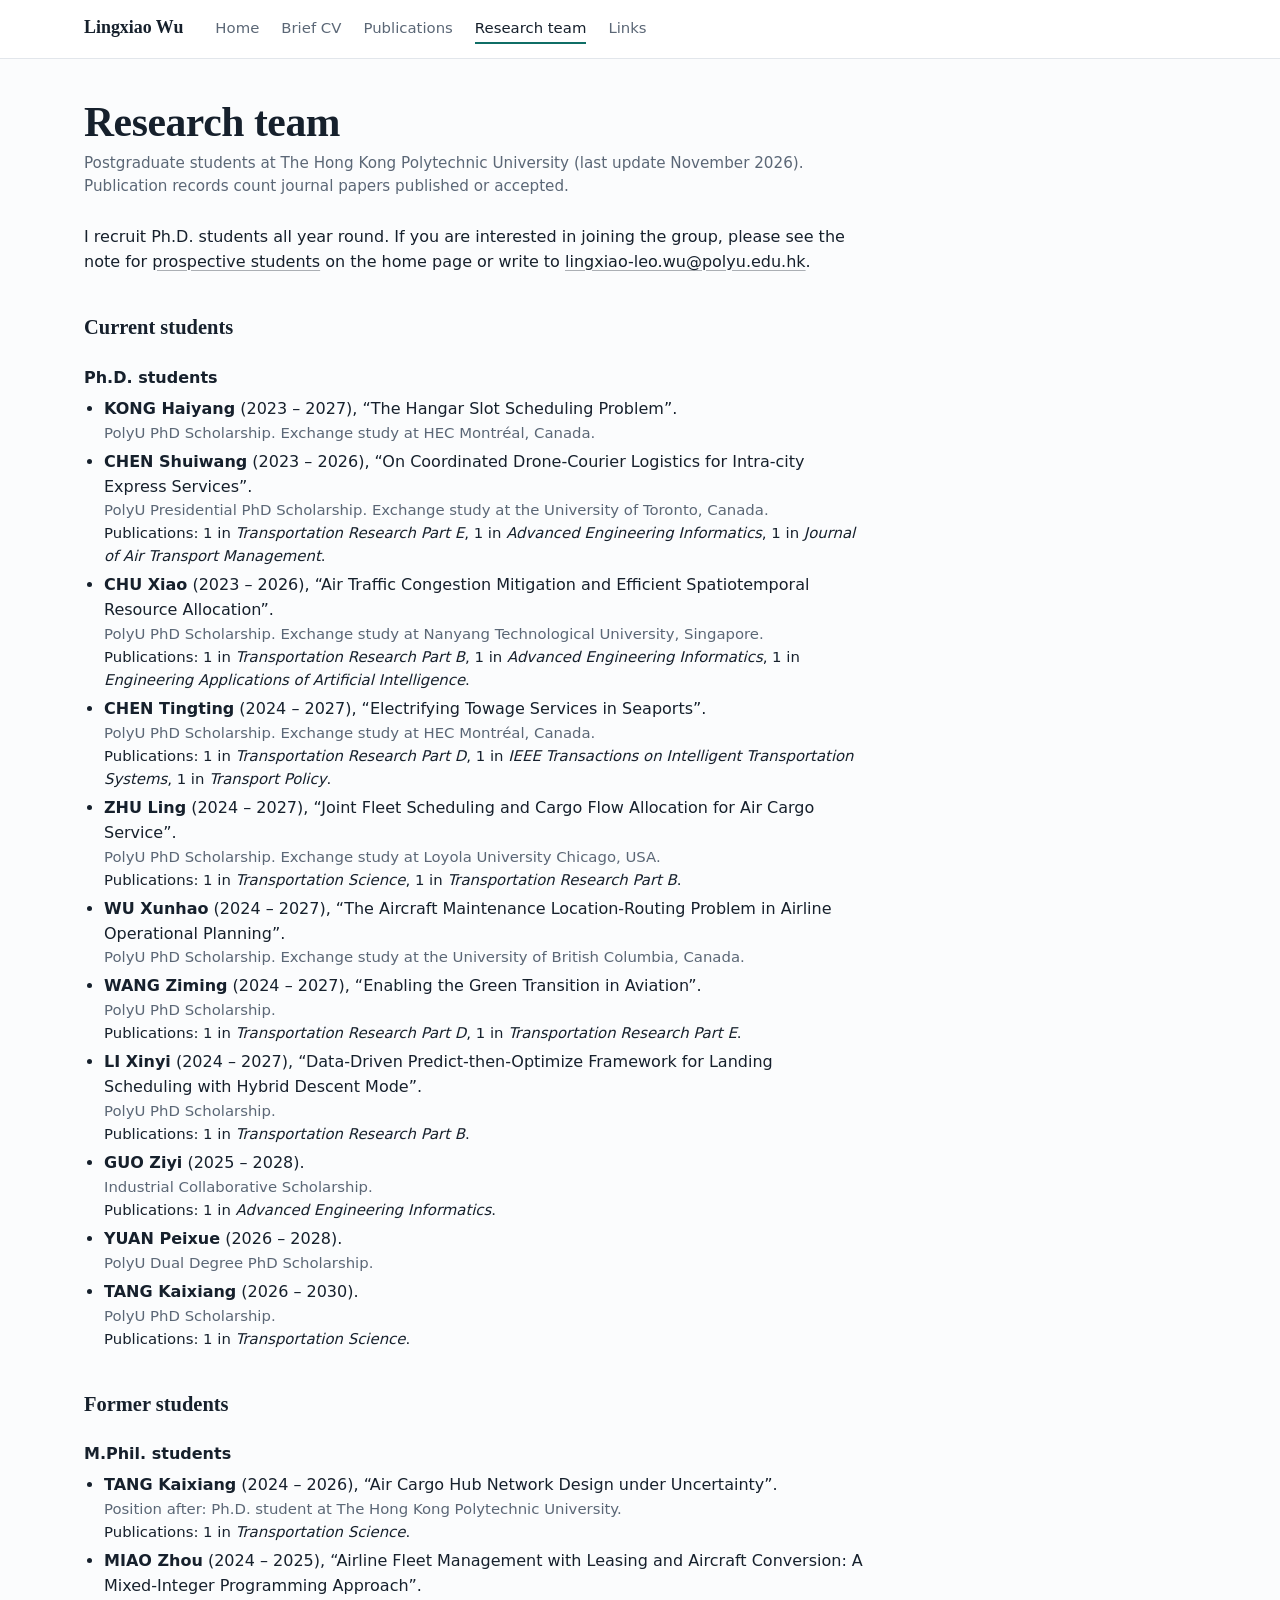
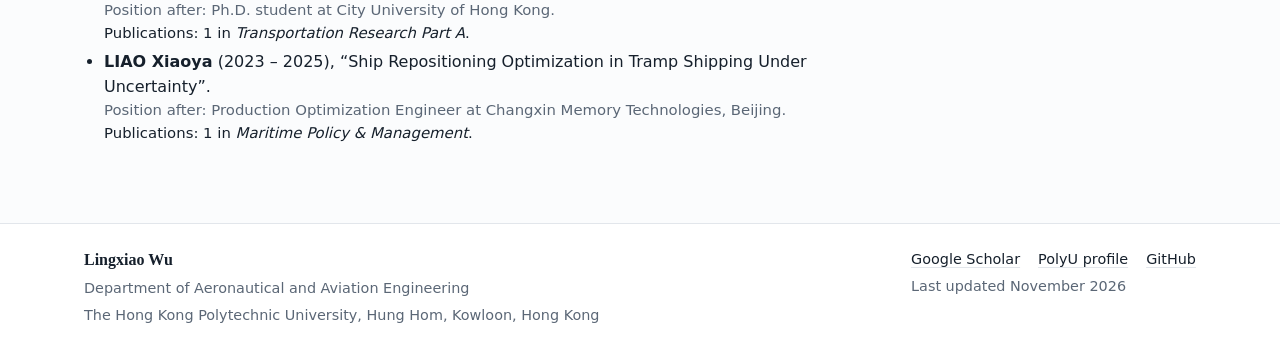
<file: students.html>
<!doctype html>
<html lang="en">
<head>
<meta charset="utf-8">
<title>Research team | Lingxiao Wu</title>
<!-- This page moved to team.html. Kept so that old links and bookmarks still work. -->
<meta http-equiv="refresh" content="0; url=team.html">
<link rel="canonical" href="team.html">
</head>
<body>
<p>This page has moved to <a href="team.html">Research team</a>.</p>
</body>
</html>
</file>
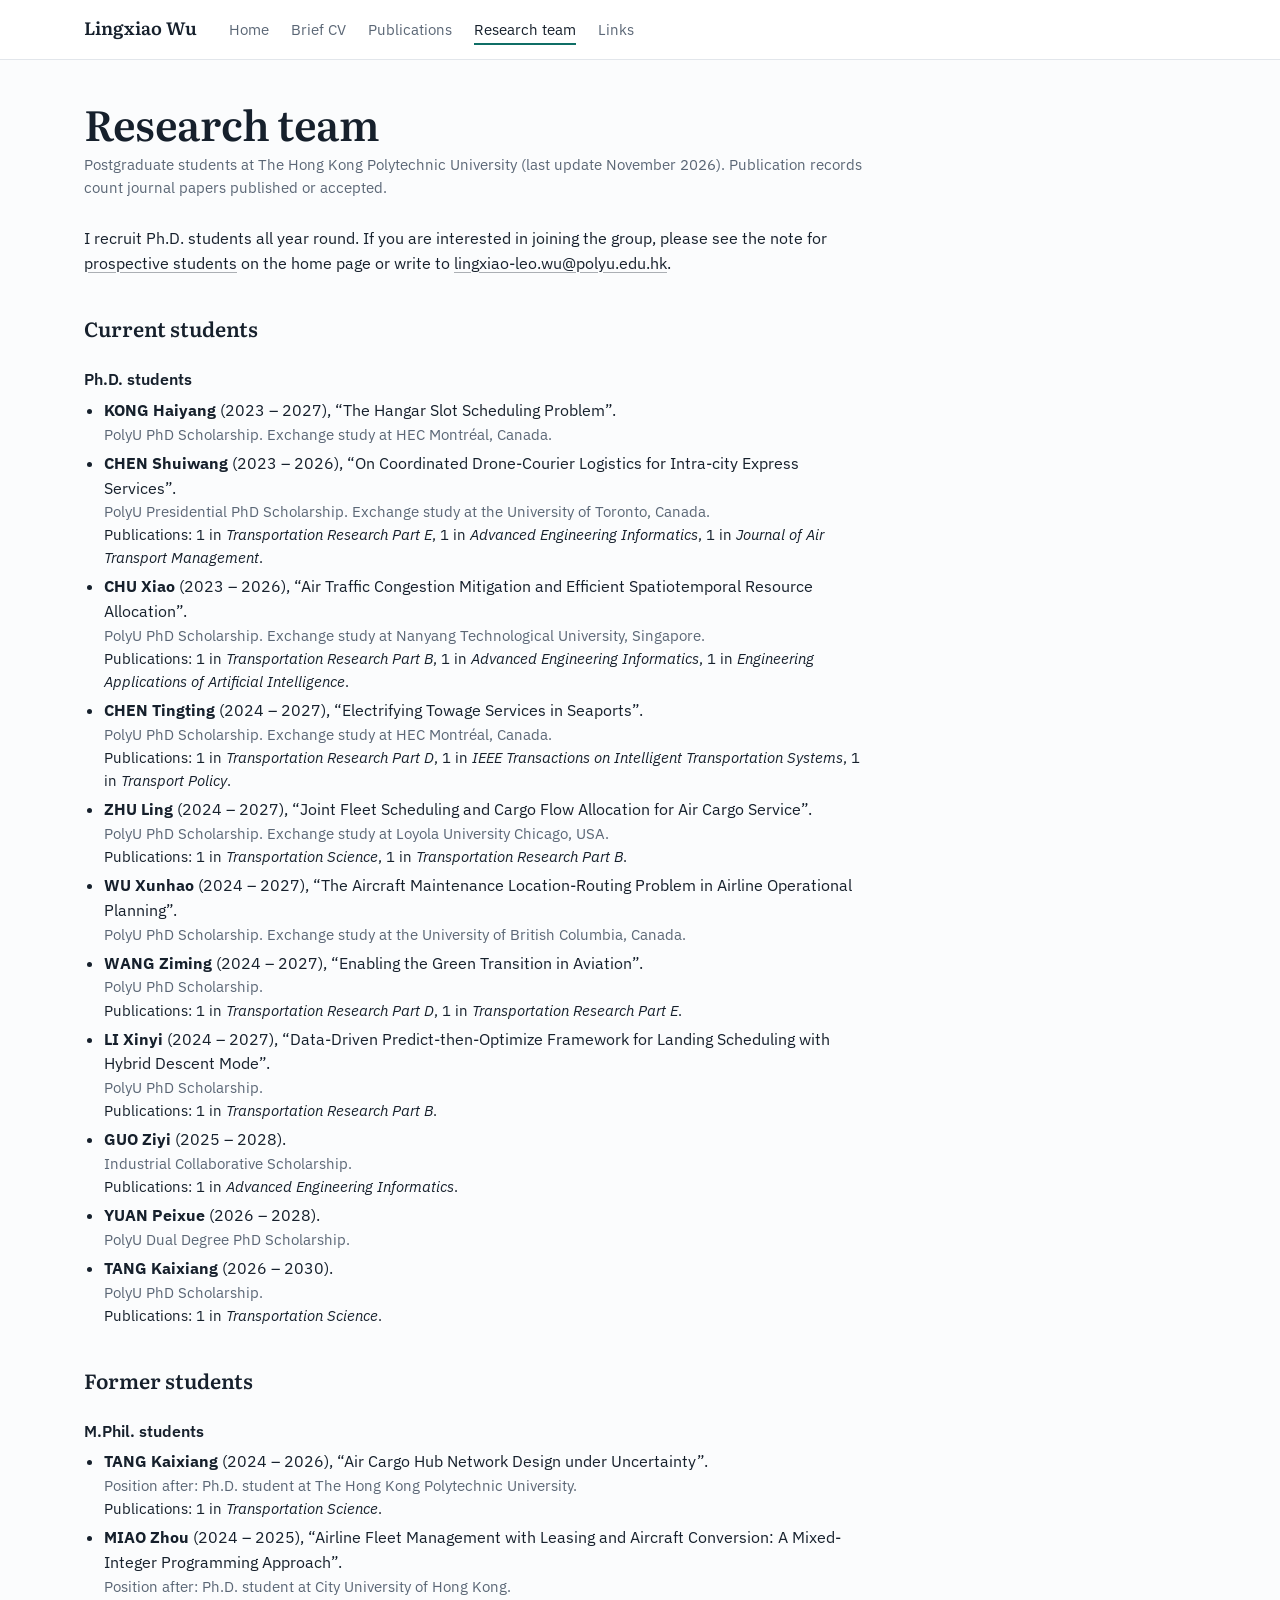
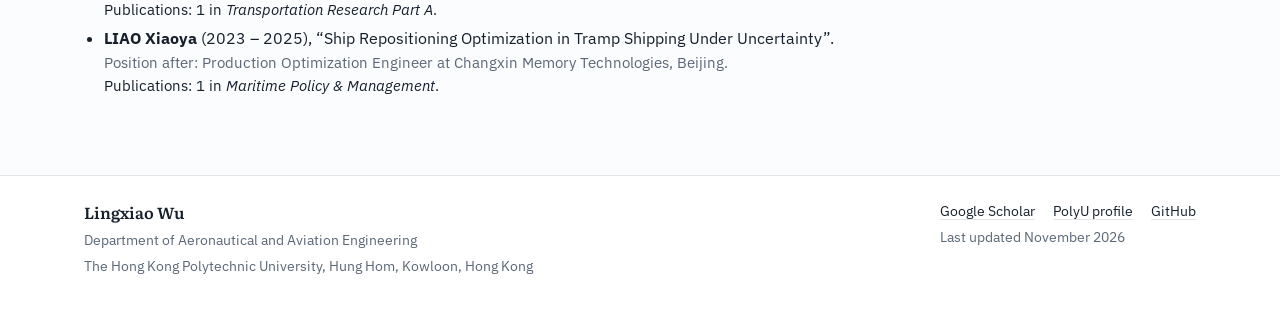
<file: team.html>
<!doctype html>
<html lang="en">
<head>
<meta charset="utf-8">
<meta name="viewport" content="width=device-width, initial-scale=1">
<title>Research team | Lingxiao Wu</title>
<meta name="description" content="Ph.D. and M.Phil. students supervised by Lingxiao Wu at The Hong Kong Polytechnic University, with thesis topics, scholarships, exchange study and first placements.">
<link rel="preconnect" href="https://fonts.googleapis.com">
<link rel="preconnect" href="https://fonts.gstatic.com" crossorigin>
<link href="https://fonts.googleapis.com/css2?family=IBM+Plex+Sans:wght@400;500;600&family=Literata:opsz,wght@7..72,400;7..72,600&display=swap" rel="stylesheet" media="print" onload="this.media='all'">
<link rel="stylesheet" href="site.css">
</head>
<body>
<header class="topbar"><div class="topbar-inner"><a class="brand" href="index.html">Lingxiao Wu</a><nav class="nav" aria-label="Site"><a href="index.html">Home</a><a href="cv.html">Brief CV</a><a href="publications.html">Publications</a><a href="team.html" aria-current="page">Research team</a><a href="links.html">Links</a></nav></div></header>
<main class="wrap"><div class="page">

<h1>Research team</h1>
<p class="meta">Postgraduate students at The Hong Kong Polytechnic University (last update November 2026). Publication records count journal papers published or accepted.</p>

<p>I recruit Ph.D. students all year round. If you are interested in joining the group, please see the note for <a href="index.html">prospective students</a> on the home page or write to <a class="js-email" data-u="lingxiao-leo.wu" data-d="polyu.edu.hk" href="index.html">lingxiao-leo.wu [at] polyu.edu.hk</a>.</p>

<h2>Current students</h2>
<h3>Ph.D. students</h3>
<ul>
  <li><strong>KONG Haiyang</strong> (2023 – 2027), “The Hangar Slot Scheduling Problem”.
    <span class="sub">PolyU PhD Scholarship. Exchange study at HEC Montréal, Canada.</span></li>
  <li><strong>CHEN Shuiwang</strong> (2023 – 2026), “On Coordinated Drone-Courier Logistics for Intra-city Express Services”.
    <span class="sub">PolyU Presidential PhD Scholarship. Exchange study at the University of Toronto, Canada.</span>
    <span class="sub" style="color:var(--ink)">Publications: 1 in <em>Transportation Research Part E</em>, 1 in <em>Advanced Engineering Informatics</em>, 1 in <em>Journal of Air Transport Management</em>.</span></li>
  <li><strong>CHU Xiao</strong> (2023 – 2026), “Air Traffic Congestion Mitigation and Efficient Spatiotemporal Resource Allocation”.
    <span class="sub">PolyU PhD Scholarship. Exchange study at Nanyang Technological University, Singapore.</span>
    <span class="sub" style="color:var(--ink)">Publications: 1 in <em>Transportation Research Part B</em>, 1 in <em>Advanced Engineering Informatics</em>, 1 in <em>Engineering Applications of Artificial Intelligence</em>.</span></li>
  <li><strong>CHEN Tingting</strong> (2024 – 2027), “Electrifying Towage Services in Seaports”.
    <span class="sub">PolyU PhD Scholarship. Exchange study at HEC Montréal, Canada.</span>
    <span class="sub" style="color:var(--ink)">Publications: 1 in <em>Transportation Research Part D</em>, 1 in <em>IEEE Transactions on Intelligent Transportation Systems</em>, 1 in <em>Transport Policy</em>.</span></li>
  <li><strong>ZHU Ling</strong> (2024 – 2027), “Joint Fleet Scheduling and Cargo Flow Allocation for Air Cargo Service”.
    <span class="sub">PolyU PhD Scholarship. Exchange study at Loyola University Chicago, USA.</span>
    <span class="sub" style="color:var(--ink)">Publications: 1 in <em>Transportation Science</em>, 1 in <em>Transportation Research Part B</em>.</span></li>
  <li><strong>WU Xunhao</strong> (2024 – 2027), “The Aircraft Maintenance Location-Routing Problem in Airline Operational Planning”.
    <span class="sub">PolyU PhD Scholarship. Exchange study at the University of British Columbia, Canada.</span></li>
  <li><strong>WANG Ziming</strong> (2024 – 2027), “Enabling the Green Transition in Aviation”.
    <span class="sub">PolyU PhD Scholarship.</span>
    <span class="sub" style="color:var(--ink)">Publications: 1 in <em>Transportation Research Part D</em>, 1 in <em>Transportation Research Part E</em>.</span></li>
  <li><strong>LI Xinyi</strong> (2024 – 2027), “Data-Driven Predict-then-Optimize Framework for Landing Scheduling with Hybrid Descent Mode”.
    <span class="sub">PolyU PhD Scholarship.</span>
    <span class="sub" style="color:var(--ink)">Publications: 1 in <em>Transportation Research Part B</em>.</span></li>
  <li><strong>GUO Ziyi</strong> (2025 – 2028).
    <span class="sub">Industrial Collaborative Scholarship.</span>
    <span class="sub" style="color:var(--ink)">Publications: 1 in <em>Advanced Engineering Informatics</em>.</span></li>
  <li><strong>YUAN Peixue</strong> (2026 – 2028).
    <span class="sub">PolyU Dual Degree PhD Scholarship.</span></li>
  <li><strong>TANG Kaixiang</strong> (2026 – 2030).
    <span class="sub">PolyU PhD Scholarship.</span>
    <span class="sub" style="color:var(--ink)">Publications: 1 in <em>Transportation Science</em>.</span></li>
</ul>

<h2>Former students</h2>
<h3>M.Phil. students</h3>
<ul>
  <li><strong>TANG Kaixiang</strong> (2024 – 2026), “Air Cargo Hub Network Design under Uncertainty”.
    <span class="sub">Position after: Ph.D. student at The Hong Kong Polytechnic University.</span>
    <span class="sub" style="color:var(--ink)">Publications: 1 in <em>Transportation Science</em>.</span></li>
  <li><strong>MIAO Zhou</strong> (2024 – 2025), “Airline Fleet Management with Leasing and Aircraft Conversion: A Mixed-Integer Programming Approach”.
    <span class="sub">Position after: Ph.D. student at City University of Hong Kong.</span>
    <span class="sub" style="color:var(--ink)">Publications: 1 in <em>Transportation Research Part A</em>.</span></li>
  <li><strong>LIAO Xiaoya</strong> (2023 – 2025), “Ship Repositioning Optimization in Tramp Shipping Under Uncertainty”.
    <span class="sub">Position after: Production Optimization Engineer at Changxin Memory Technologies, Beijing.</span>
    <span class="sub" style="color:var(--ink)">Publications: 1 in <em>Maritime Policy &amp; Management</em>.</span></li>
</ul>

</div></main>

<footer class="site-foot"><div class="site-foot-inner">
  <div>
    <p class="foot-name">Lingxiao Wu</p>
    <p>Department of Aeronautical and Aviation Engineering</p>
    <p>The Hong Kong Polytechnic University, Hung Hom, Kowloon, Hong Kong</p>
  </div>
  <div>
    <p class="foot-links"><a href="https://scholar.google.com/citations?user=T58g-2MAAAAJ&amp;hl=en">Google Scholar</a><a href="https://www.polyu.edu.hk/aae/people/academic-staff/dr-wu-lingxiao/">PolyU profile</a><a href="https://github.com/LingxiaoWu2021">GitHub</a></p>
    <p>Last updated November 2026</p>
  </div>
</div></footer>

<script src="site.js"></script>
</body>
</html>
</file>
<file: site.css>
/* Site styles for lingxiaowu2021.github.io (Home, Brief CV, Research team, Links).
   Layout adapted, with thanks, from Yossiri Adulyasak's site: https://y-adulyasak.github.io/ */
:root {
  --paper: #FBFCFD;
  --surface: #FFFFFF;
  --ink: #16202C;
  --muted: #5B6776;
  --rule: #E2E6EB;
  --app: #0F6E66;
  --app-bg: #E5F2F0;
  --method: #4B3FB8;
  --method-bg: #EEECFA;
  --venue: #1F3B5C;
  --venue-bg: #E8EDF3;
  --hl: #96490A;
  --hl-bg: #FBF0E2;
  --focus: #2563EB;
  --serif: "Literata", Georgia, "Times New Roman", serif;
  --sans: "IBM Plex Sans", system-ui, -apple-system, "Segoe UI", Roboto, sans-serif;
}
@media (prefers-color-scheme: dark) {
  :root {
    --paper: #10161D;
    --surface: #151C24;
    --ink: #E6EBF0;
    --muted: #9AA6B4;
    --rule: #27323E;
    --app: #5CC4B7;
    --app-bg: #13302E;
    --method: #ADA4F6;
    --method-bg: #25224A;
    --venue: #A3BEDD;
    --venue-bg: #1C2836;
    --hl: #F0B26B;
    --hl-bg: #382814;
    --focus: #7FA7FF;
  }
}

* { box-sizing: border-box; }
[hidden] { display: none !important; }
body {
  margin: 0; background: var(--paper); color: var(--ink);
  font-family: var(--sans); font-size: 16px; line-height: 1.55;
  -webkit-font-smoothing: antialiased;
}
a { color: inherit; }
:focus-visible { outline: 2px solid var(--focus); outline-offset: 2px; }
.wrap { max-width: 1160px; margin: 0 auto; padding: 40px 24px 64px; }
h1 {
  font-family: var(--serif); font-weight: 600;
  font-size: clamp(2rem, 4vw, 2.6rem); line-height: 1.12; letter-spacing: -0.01em;
  margin: 0 0 12px;
}
.lede { font-size: 1.12rem; color: var(--muted); max-width: 62ch; margin: 0 0 14px; }
.section { margin-top: 48px; }
.section > h2 { font-family: var(--serif); font-weight: 600; font-size: 1.35rem; margin: 0 0 6px; }
.section > .sec-note { color: var(--muted); font-size: 0.93rem; margin: 0 0 16px; max-width: 70ch; }
.section > h2 + :not(.sec-note) { margin-top: 14px; }
.prose { max-width: 68ch; }
.prose p { margin: 0 0 14px; }
.prose a, .inline-link { text-decoration: underline; text-decoration-color: color-mix(in srgb, currentColor 35%, transparent); text-underline-offset: 3px; }
.prose a:hover, .inline-link:hover { text-decoration-color: currentColor; }

.actions { display: flex; flex-wrap: wrap; gap: 10px; margin-top: 18px; }
.btn {
  display: inline-block; text-decoration: none; font-size: 0.95rem; font-weight: 500;
  padding: 9px 16px; border-radius: 6px; border: 1px solid var(--rule);
  background: var(--surface); color: var(--ink);
}
.btn:hover { border-color: var(--muted); }
.btn-primary { background: var(--app); border-color: var(--app); color: var(--paper); }
.btn-primary:hover { border-color: var(--app); filter: brightness(1.08); }
button.btn { font: inherit; font-size: 0.95rem; font-weight: 500; cursor: pointer; }

/* Tiles: same treatment as the problem tiles on the publications page */
.tile-grid { display: grid; grid-template-columns: repeat(auto-fill, minmax(260px, 1fr)); gap: 10px; }
.tile {
  display: block; text-decoration: none; color: var(--ink);
  background: var(--surface); border: 1px solid var(--rule); border-left: 3px solid var(--app);
  border-radius: 6px; padding: 14px 16px 15px;
  transition: background-color .15s ease;
}
a.tile:hover { background: var(--app-bg); }
.tile .t-name { display: block; font-family: var(--serif); font-weight: 600; font-size: 1.04rem; line-height: 1.3; margin-bottom: 5px; }
.tile .t-desc { display: block; font-size: 0.91rem; color: var(--muted); }
.tile .t-example { display: block; font-size: 0.86rem; margin-top: 8px; }
.tile .t-link { display: block; margin-top: 8px; font-size: 0.85rem; color: var(--app); font-weight: 500; }
.tile.plain { border-left-color: var(--venue); }

/* Timeline: dates in a left gutter, like the year gutter on the publications page */
.tl { list-style: none; margin: 0; padding: 0; max-width: 900px; }
.tl > li {
  display: grid; grid-template-columns: 150px minmax(0, 1fr); gap: 2px 24px;
  padding: 12px 0; border-top: 1px solid var(--rule);
}
.tl > li:first-child { border-top: 0; padding-top: 2px; }
.tl .when { color: var(--muted); font-size: 0.92rem; font-variant-numeric: tabular-nums; padding-top: 1px; }
.tl .what { min-width: 0; }
.tl .title { font-weight: 600; }
.tl .org a { text-decoration: underline; text-decoration-color: var(--rule); text-underline-offset: 3px; }
.tl .org a:hover { text-decoration-color: currentColor; }
.tl .sub { display: block; color: var(--muted); font-size: 0.92rem; }
.tl .sub a { color: inherit; }

.dl { display: grid; grid-template-columns: 170px minmax(0, 1fr); gap: 10px 24px; margin: 0; max-width: 820px; }
.dl dt { color: var(--muted); font-size: 0.92rem; }
.dl dd { margin: 0; }

@media (max-width: 640px) {
  .wrap { padding: 24px 16px 48px; }
  .tl > li, .dl { grid-template-columns: minmax(0, 1fr); }
  .dl dt { margin-top: 6px; }
}
@media (prefers-reduced-motion: reduce) { * { transition: none !important; } }

.topbar { background: var(--surface); border-bottom: 1px solid var(--rule); }
.topbar-inner {
  max-width: 1160px; margin: 0 auto; padding: 14px 24px;
  display: flex; flex-wrap: wrap; align-items: baseline; gap: 8px 32px;
}
.brand { font-family: var(--serif); font-weight: 600; font-size: 1.12rem; text-decoration: none; color: var(--ink); }
.nav { display: flex; flex-wrap: wrap; gap: 4px 22px; font-size: 0.93rem; }
.nav a { color: var(--muted); text-decoration: none; padding: 2px 0; border-bottom: 2px solid transparent; }
.nav a:hover { color: var(--ink); }
.nav a[aria-current="page"] { color: var(--ink); border-bottom-color: var(--app); }

.site-foot { background: var(--surface); border-top: 1px solid var(--rule); color: var(--muted); font-size: 0.9rem; }
.site-foot-inner {
  max-width: 1160px; margin: 0 auto; padding: 24px 24px 32px;
  display: flex; flex-wrap: wrap; justify-content: space-between; gap: 14px 40px;
}
.site-foot p { margin: 0 0 4px; }
.site-foot .foot-name { color: var(--ink); font-family: var(--serif); font-weight: 600; font-size: 1rem; }
.site-foot a { color: var(--ink); text-decoration: underline; text-decoration-color: var(--rule); text-underline-offset: 3px; }
.site-foot a:hover { text-decoration-color: currentColor; }
.foot-links { display: flex; flex-wrap: wrap; gap: 4px 18px; }
@media (max-width: 600px) {
  .topbar-inner, .site-foot-inner { padding-left: 16px; padding-right: 16px; }
}
@media print { .topbar, .site-foot { display: none !important; } }

.page { max-width: 780px; }
.page h1 { margin-bottom: 6px; }
.page .meta { color: var(--muted); margin: 0 0 26px; font-size: 0.95rem; }
.page h2 { font-family: var(--serif); font-weight: 600; font-size: 1.28rem; margin: 38px 0 10px; }
.page h3 { font-size: 1rem; font-weight: 600; margin: 22px 0 6px; }
.page p { margin: 0 0 14px; }
.page ul { margin: 0 0 14px; padding-left: 1.25em; }
.page li { margin: 5px 0; }
.page a { text-decoration: underline; text-decoration-color: color-mix(in srgb, currentColor 35%, transparent); text-underline-offset: 3px; }
.page a:hover { text-decoration-color: currentColor; }

.dated { list-style: none; padding: 0 !important; margin: 0 0 14px; }
.dated > li { display: grid; grid-template-columns: 128px minmax(0, 1fr); gap: 2px 18px; margin: 9px 0; }
.dated .when { color: var(--muted); font-variant-numeric: tabular-nums; }
.dated ul { margin: 4px 0 0; }
.dated .sub { color: var(--muted); }

.profile { display: flex; gap: 28px; align-items: flex-start; margin-bottom: 30px; }
.portrait {
  position: relative; flex: none; width: 150px; aspect-ratio: 3 / 4; border-radius: 6px; overflow: hidden;
  background: var(--app-bg); border: 1px solid var(--rule);
}
.portrait img { width: 100%; height: 100%; object-fit: cover; display: block; }
.portrait .mono {
  display: none; position: absolute; inset: 0; align-items: center; justify-content: center;
  font-family: var(--serif); font-weight: 600; font-size: 2.6rem; color: var(--app);
}
.portrait.no-photo .mono { display: flex; }
.roles { list-style: none; padding: 0 !important; margin: 10px 0 12px !important; color: var(--muted); }
.roles li { margin: 2px 0; }
.roles li:first-child { color: var(--ink); }
.contact { display: flex; flex-wrap: wrap; gap: 4px 20px; margin: 0; }

@media (max-width: 600px) {
  .profile { flex-direction: column; gap: 16px; }
  .portrait { width: 110px; }
  .portrait .mono { font-size: 1.9rem; }
  .dated > li { grid-template-columns: minmax(0, 1fr); gap: 0; }
}
@media print {
  body { background: #fff; color: #000; }
  .wrap { padding: 0; }
  a { text-decoration: none !important; }
}

/* Additions */
.callout {
  background: var(--app-bg); border: 1px solid var(--rule); border-left: 3px solid var(--app);
  border-radius: 6px; padding: 16px 18px 6px; margin: 26px 0 8px;
}
.callout h2 { margin-top: 0 !important; }
.page li .sub { display: block; color: var(--muted); font-size: 0.93rem; }
.legend { color: var(--muted); font-size: 0.92rem; }
</file>
